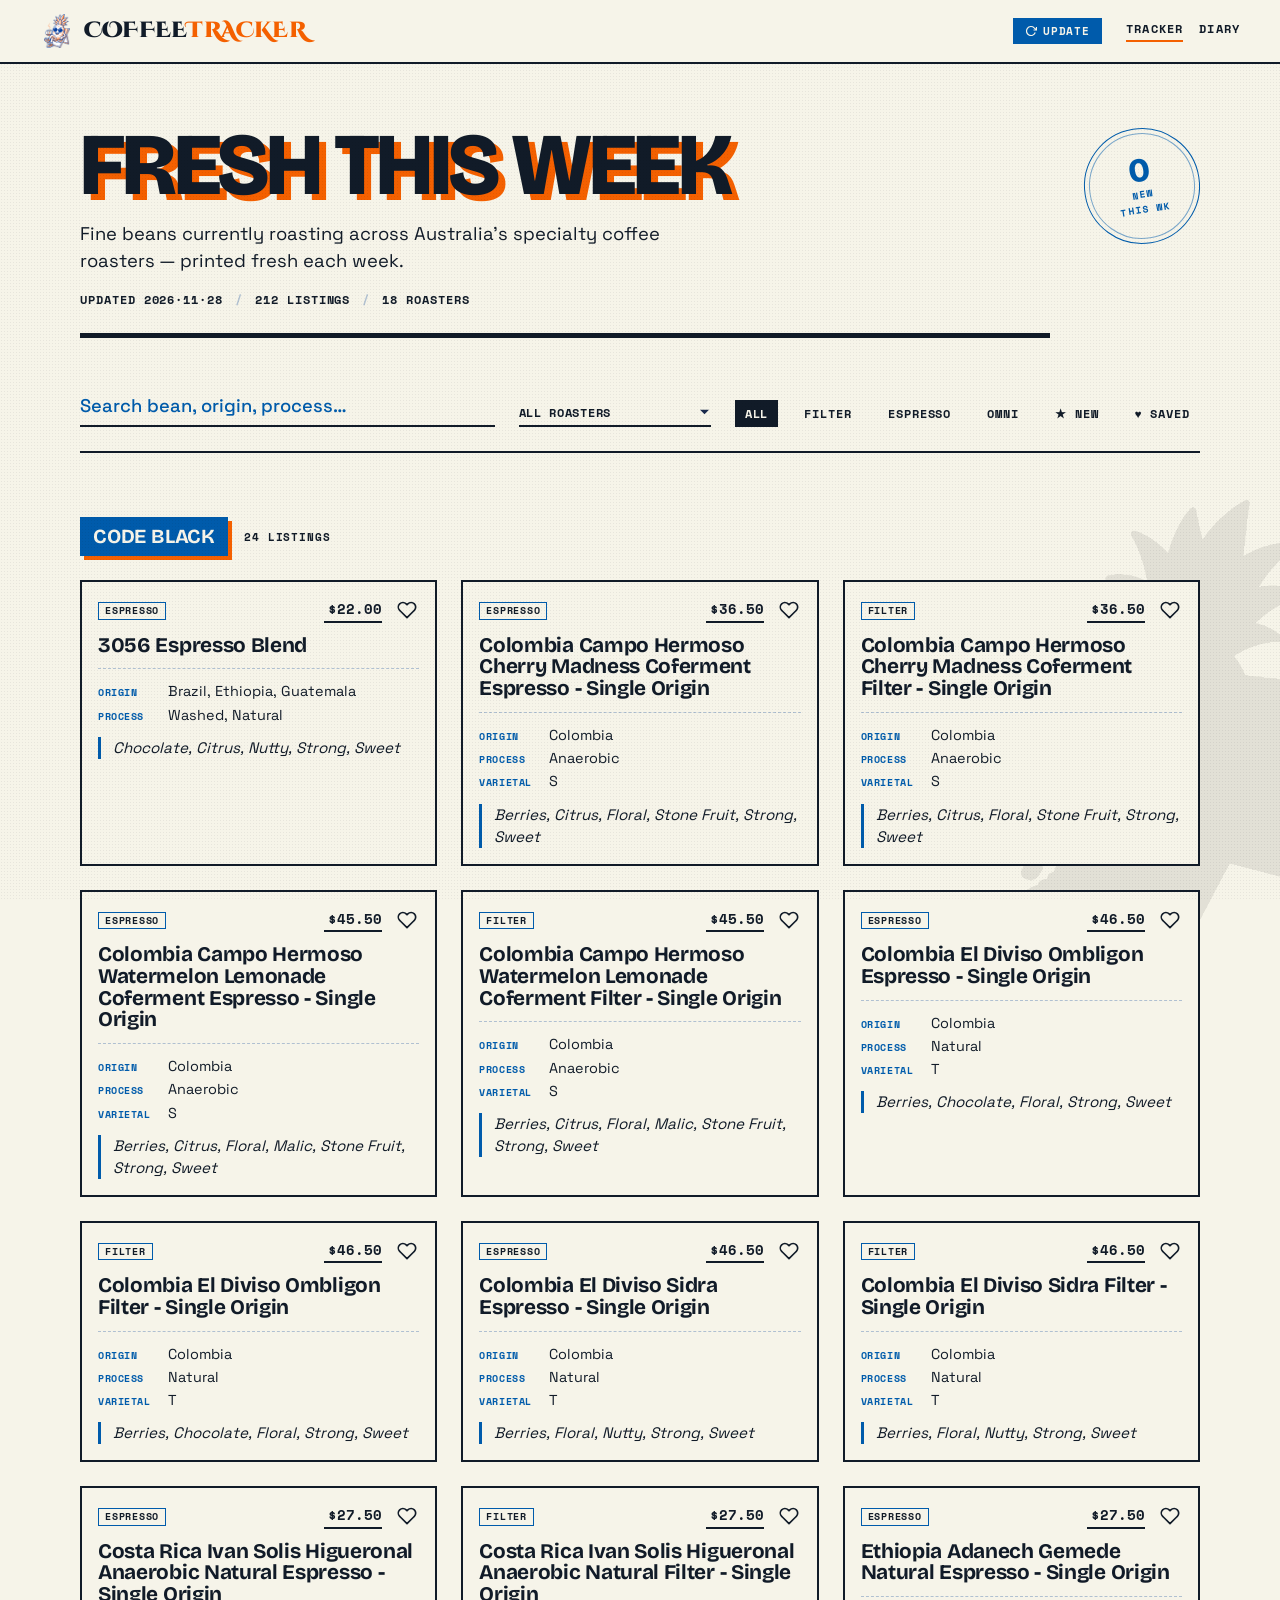
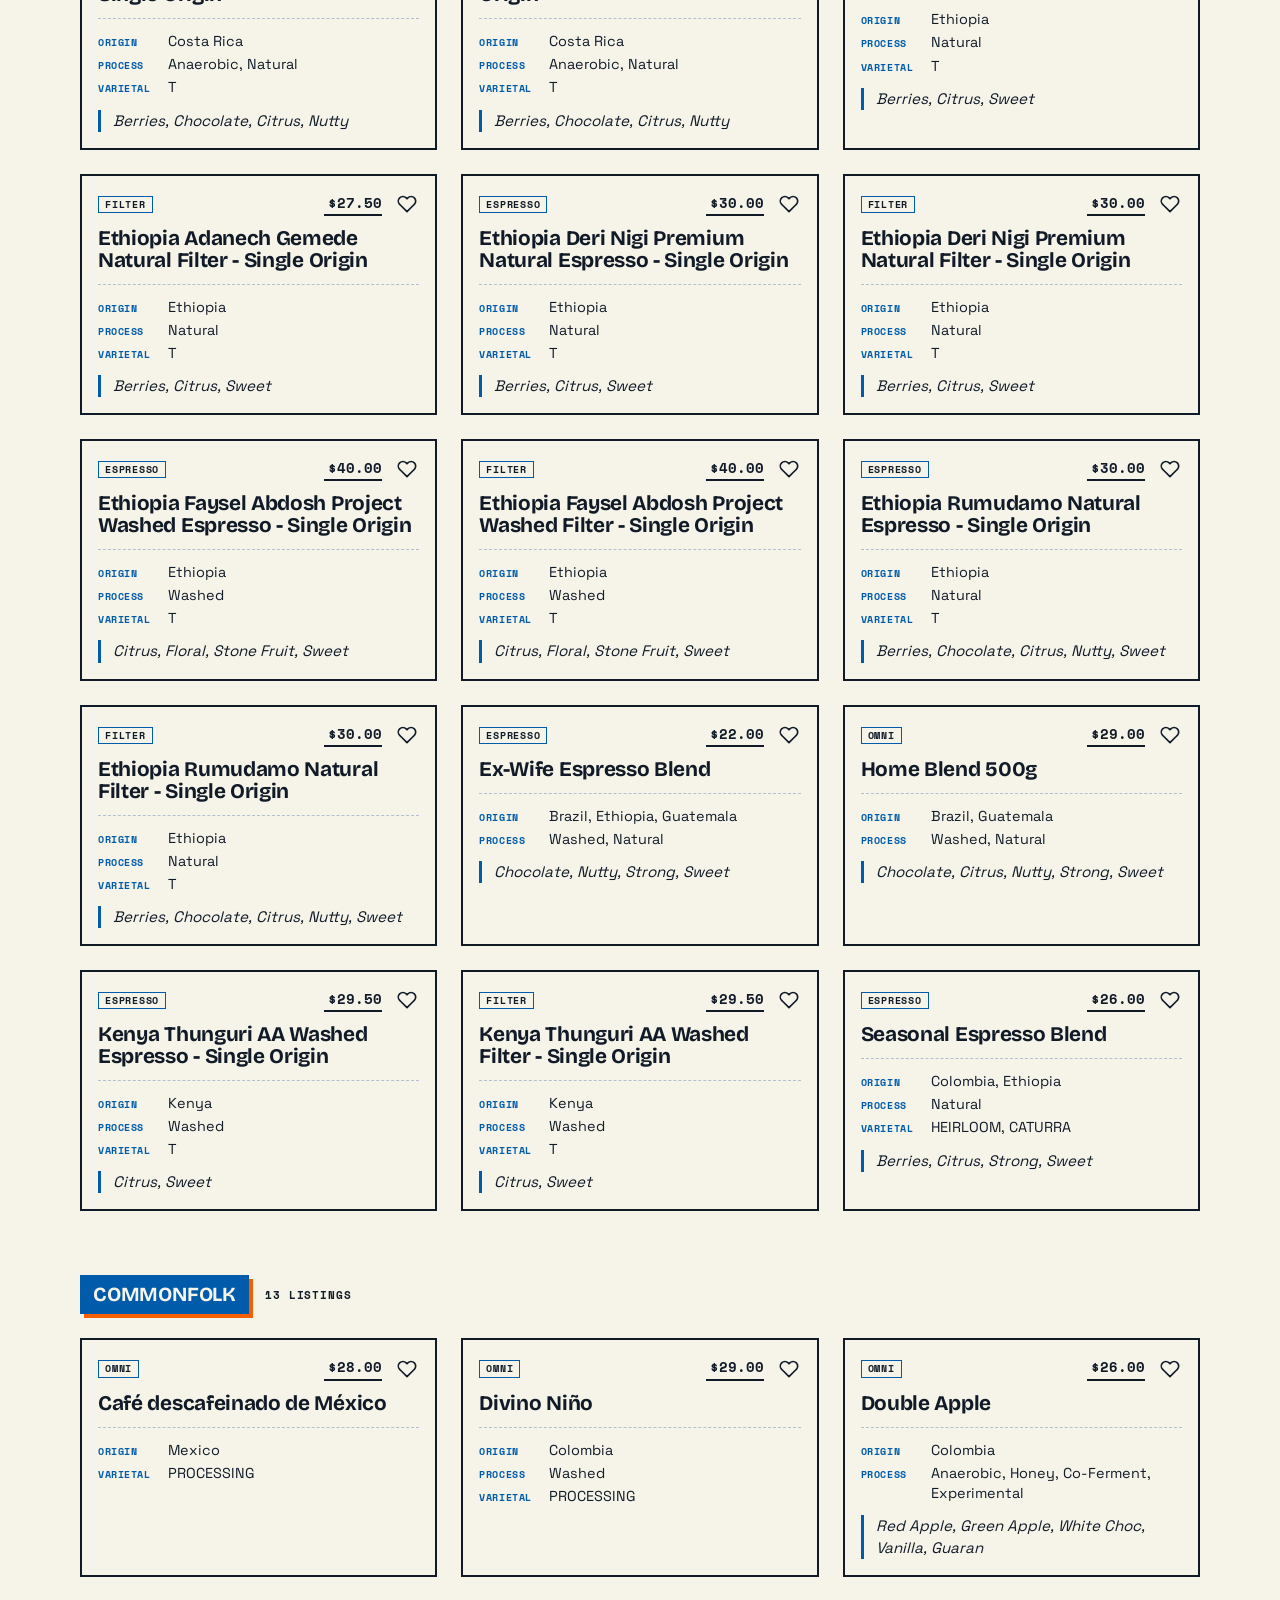
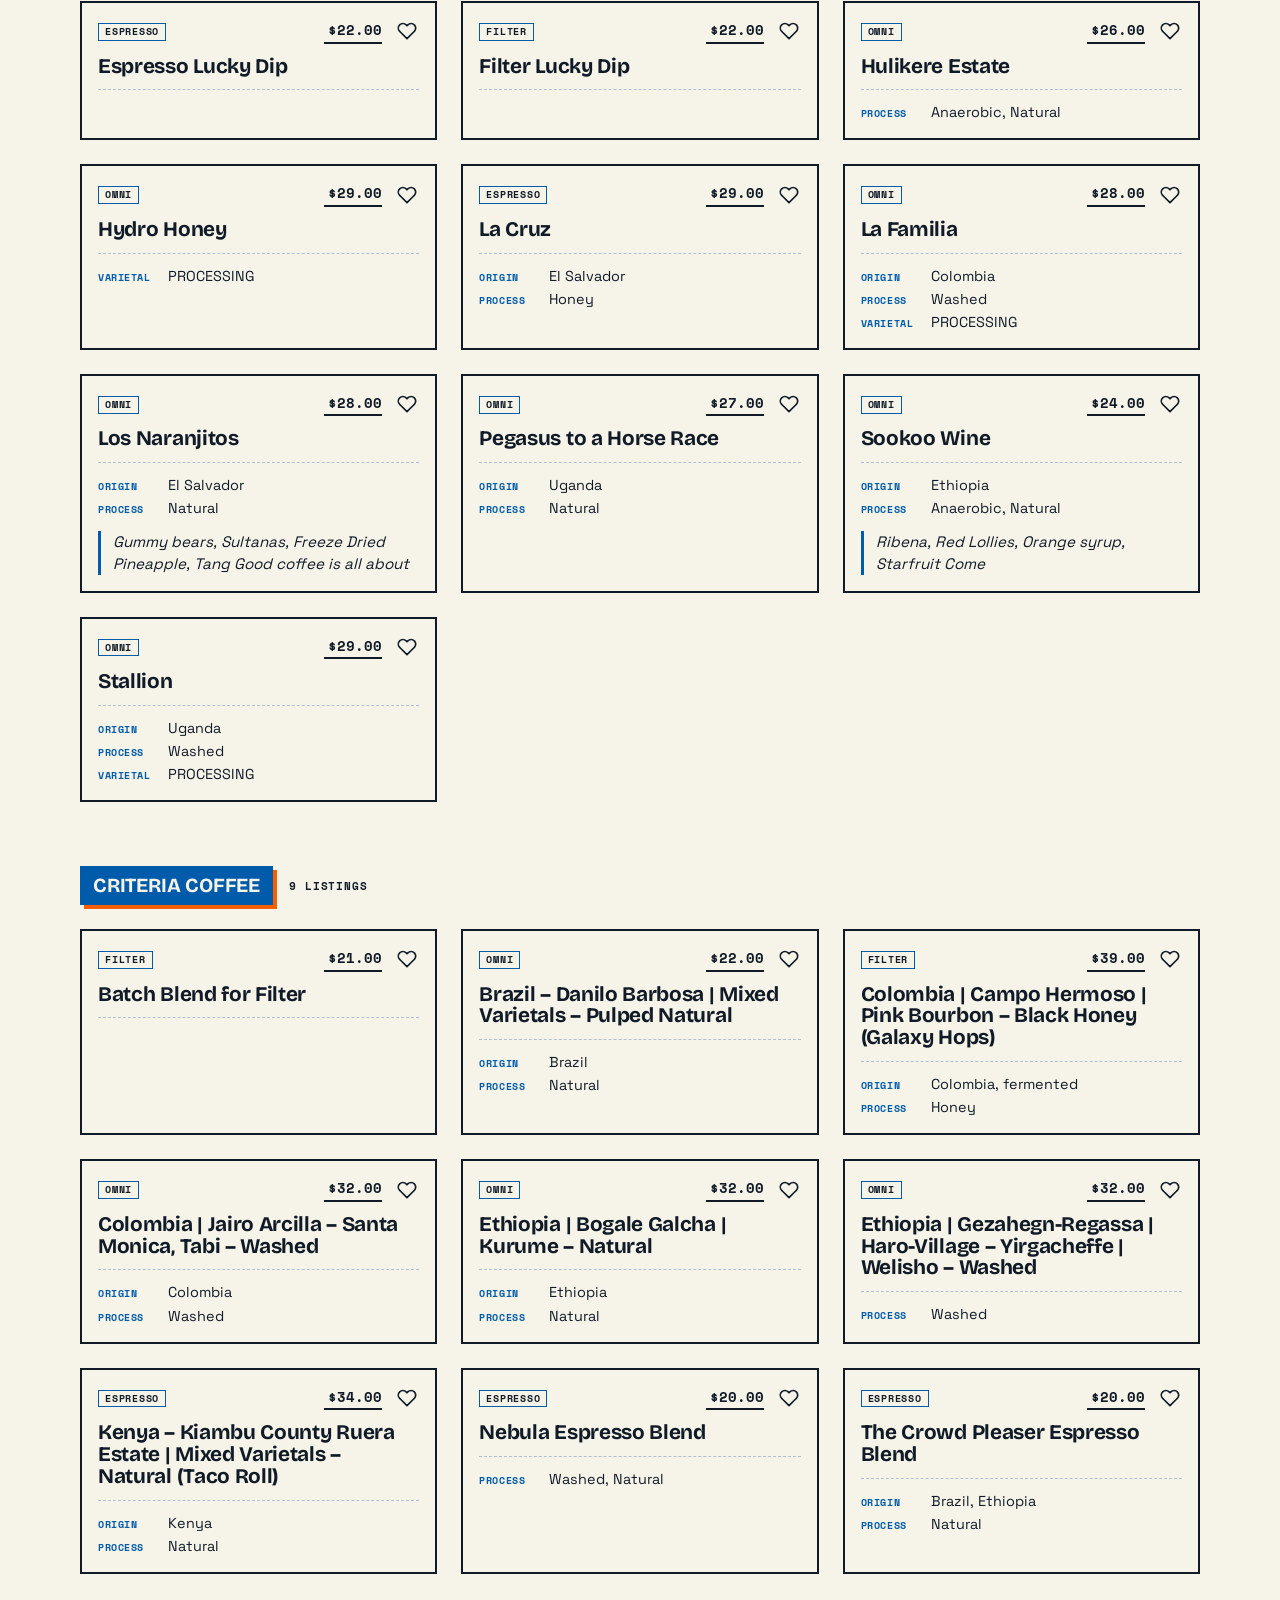
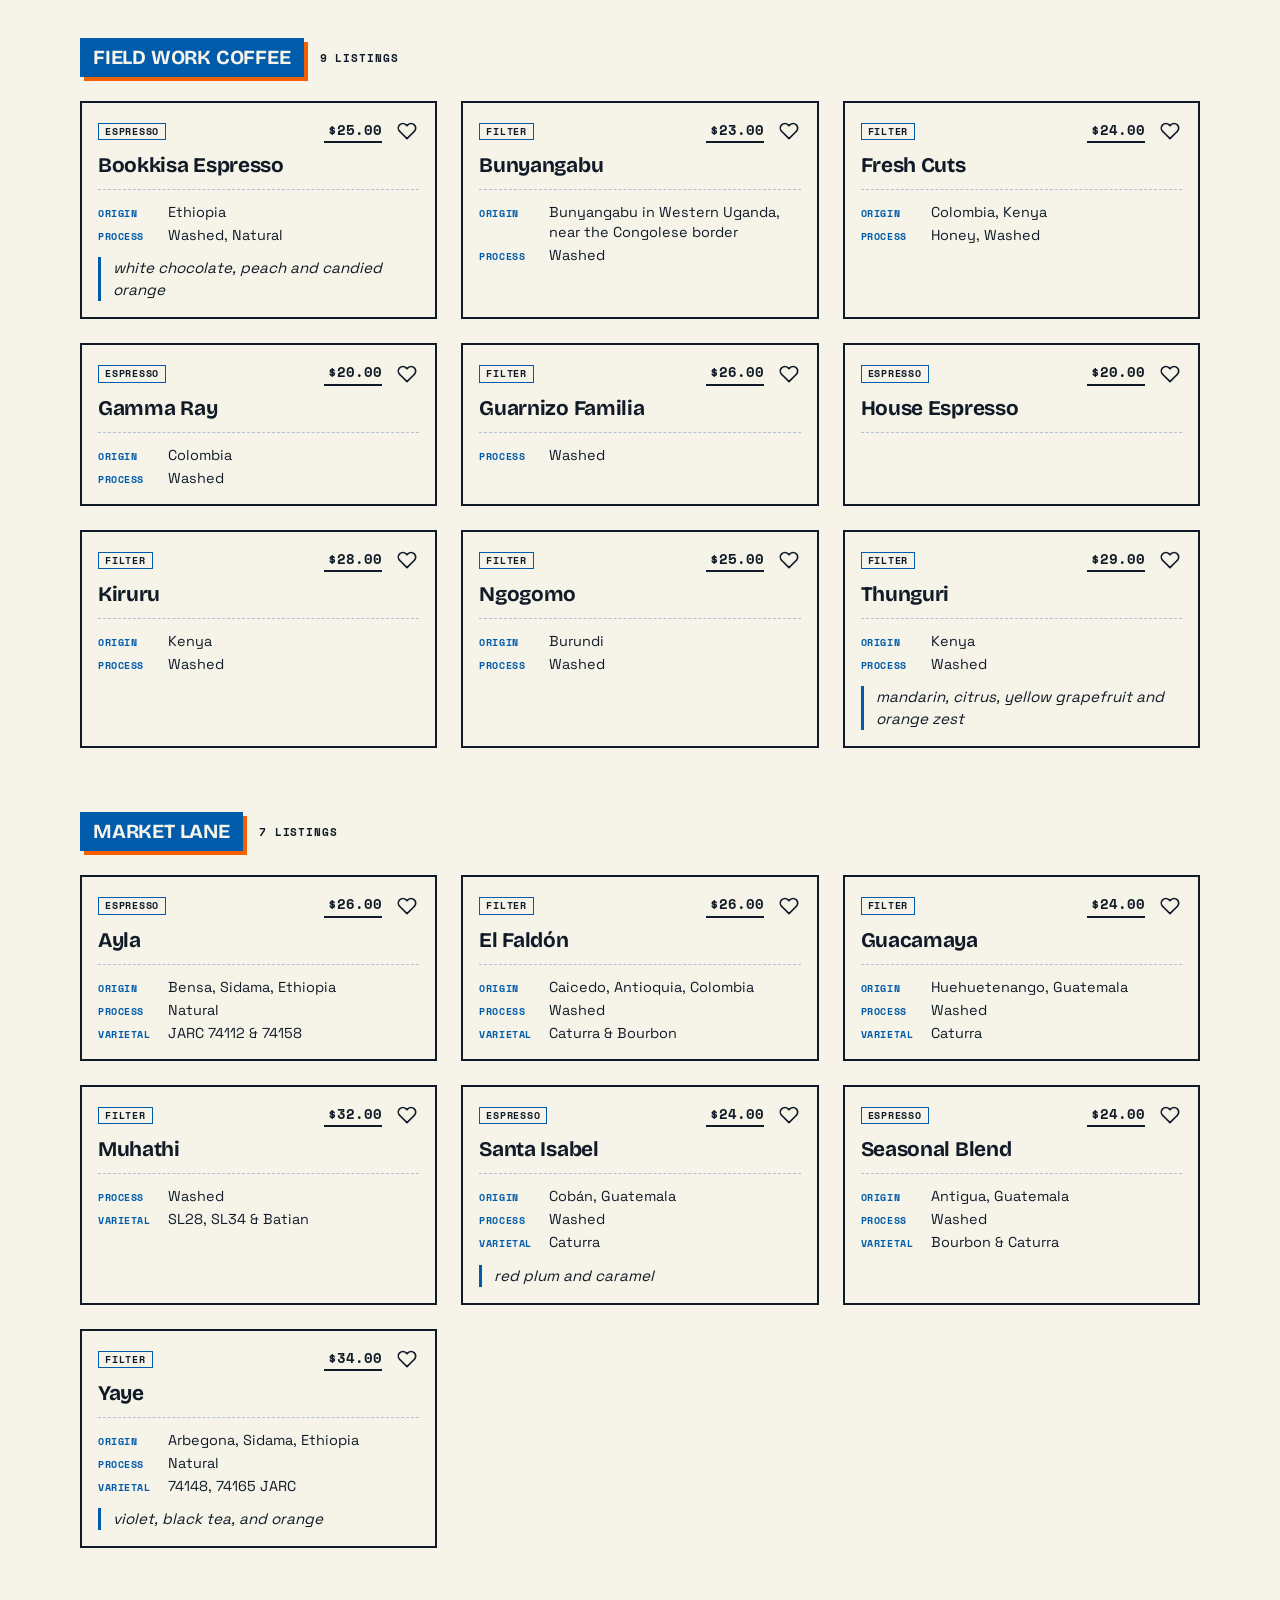
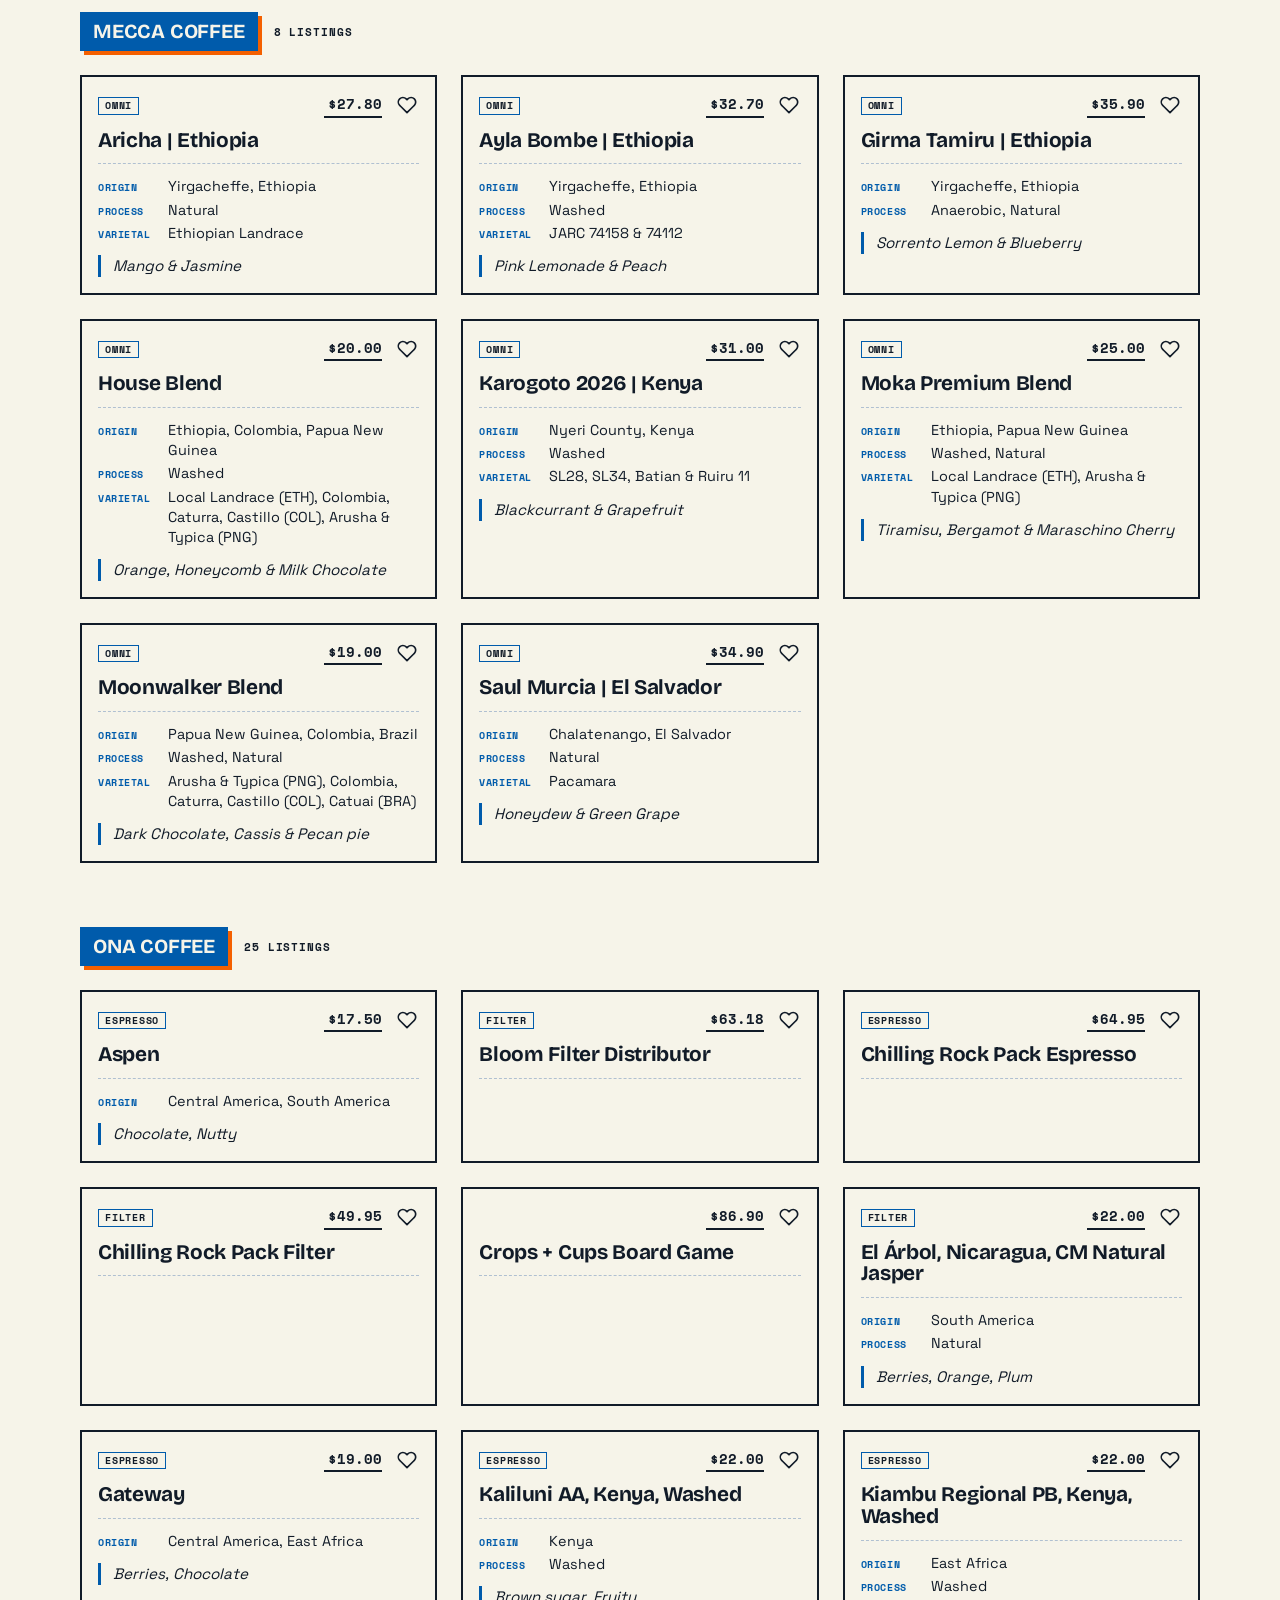
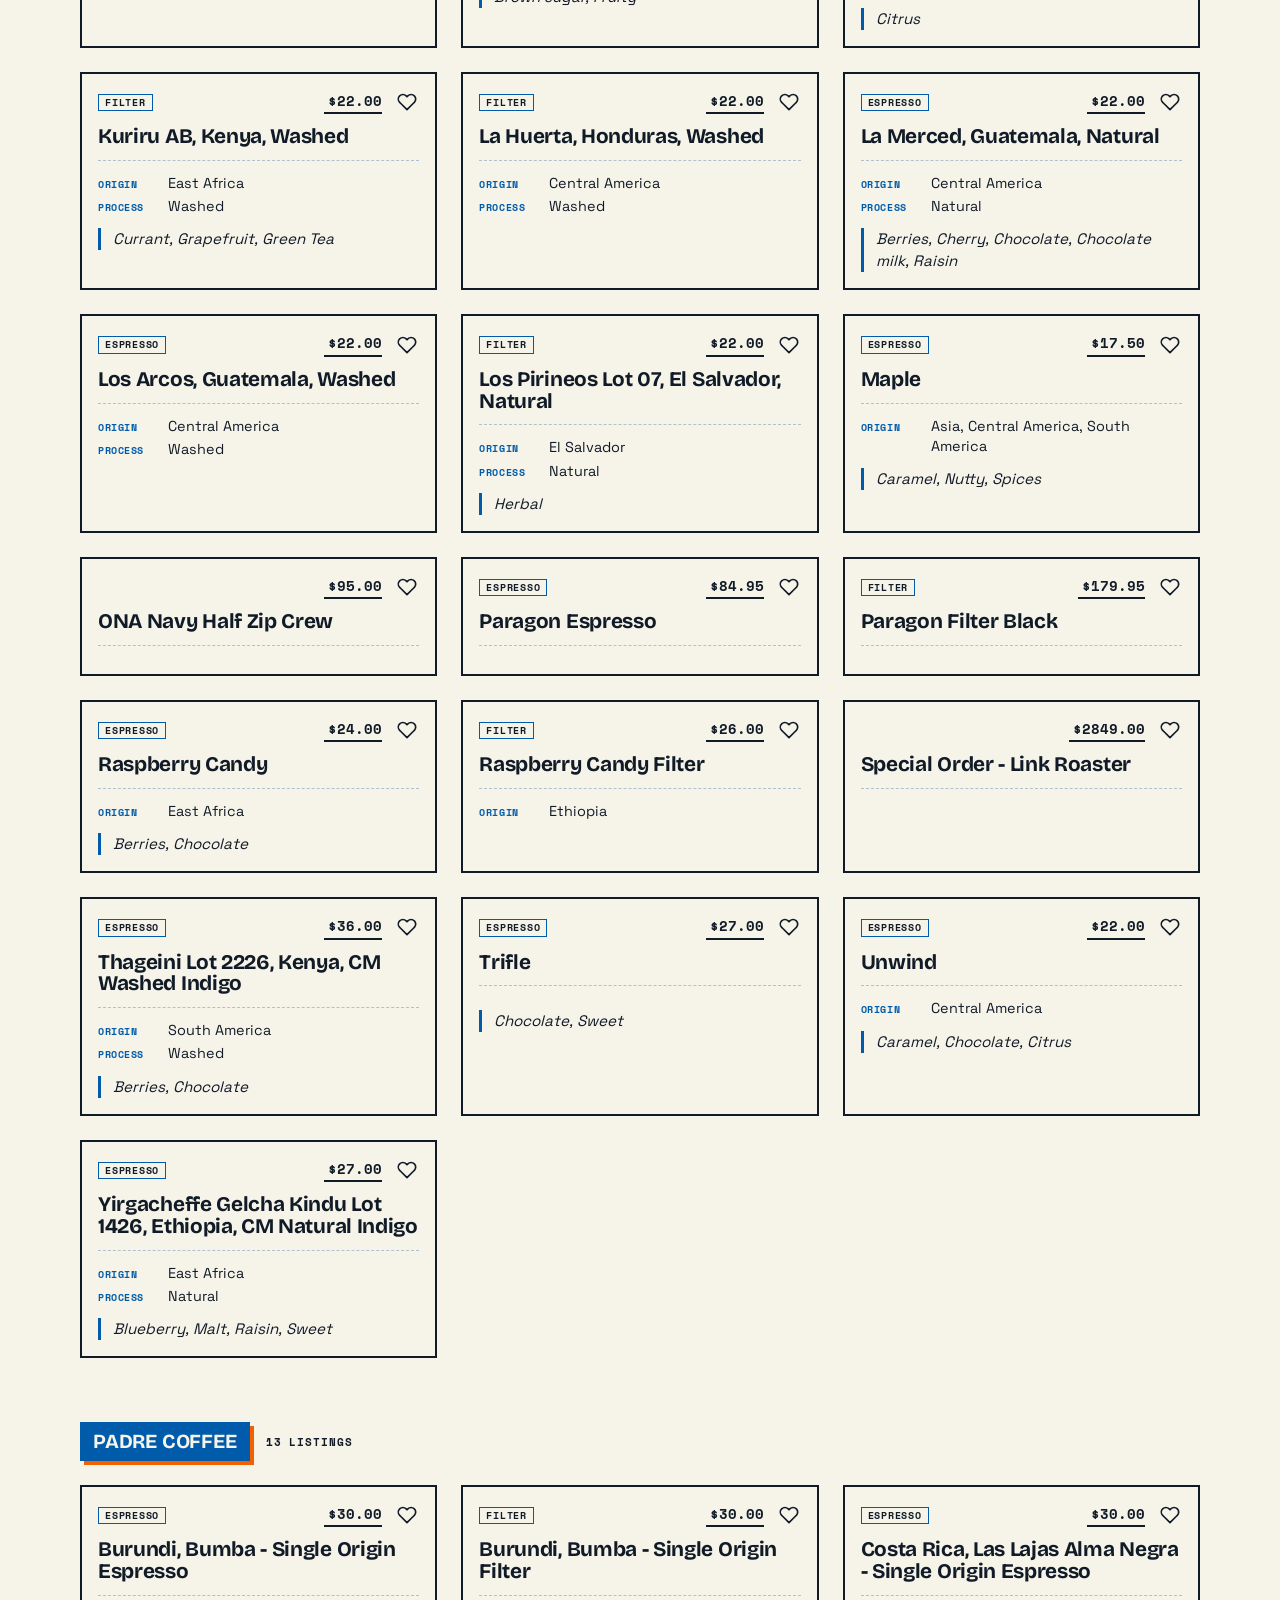
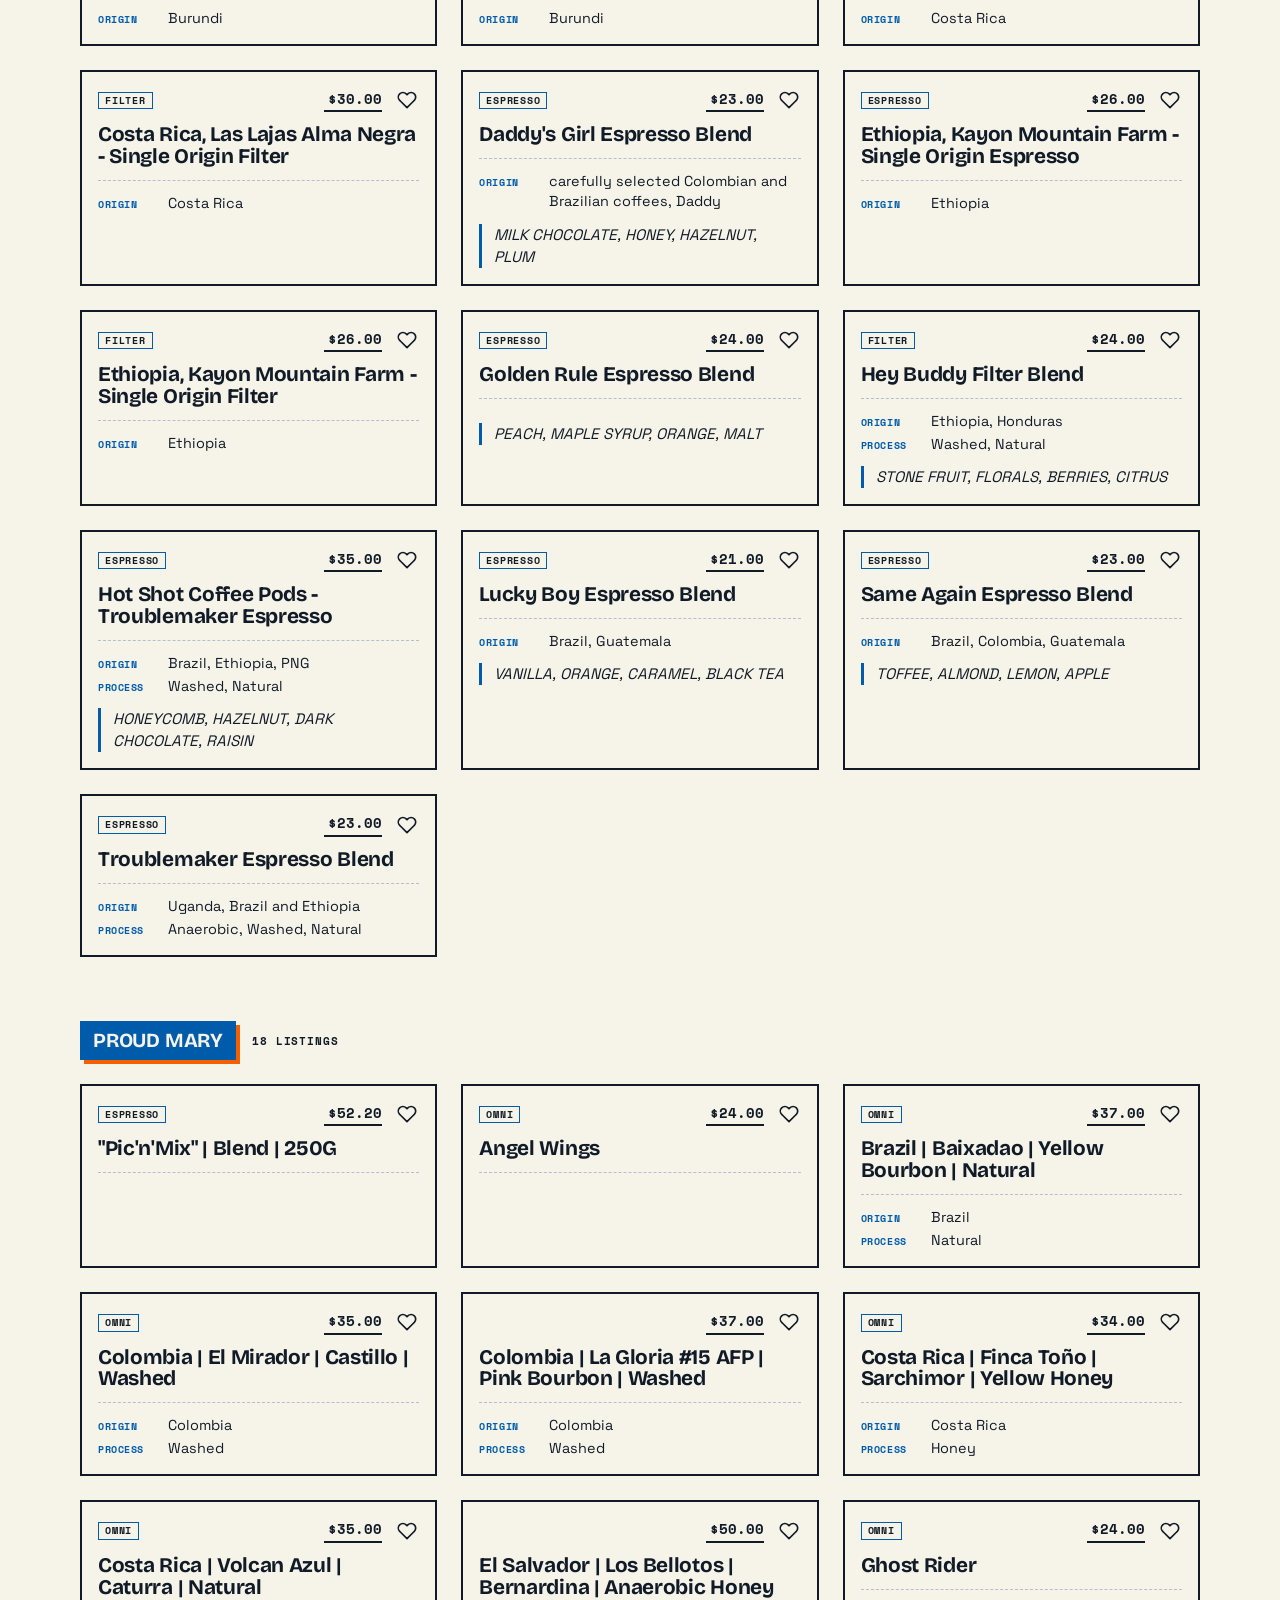
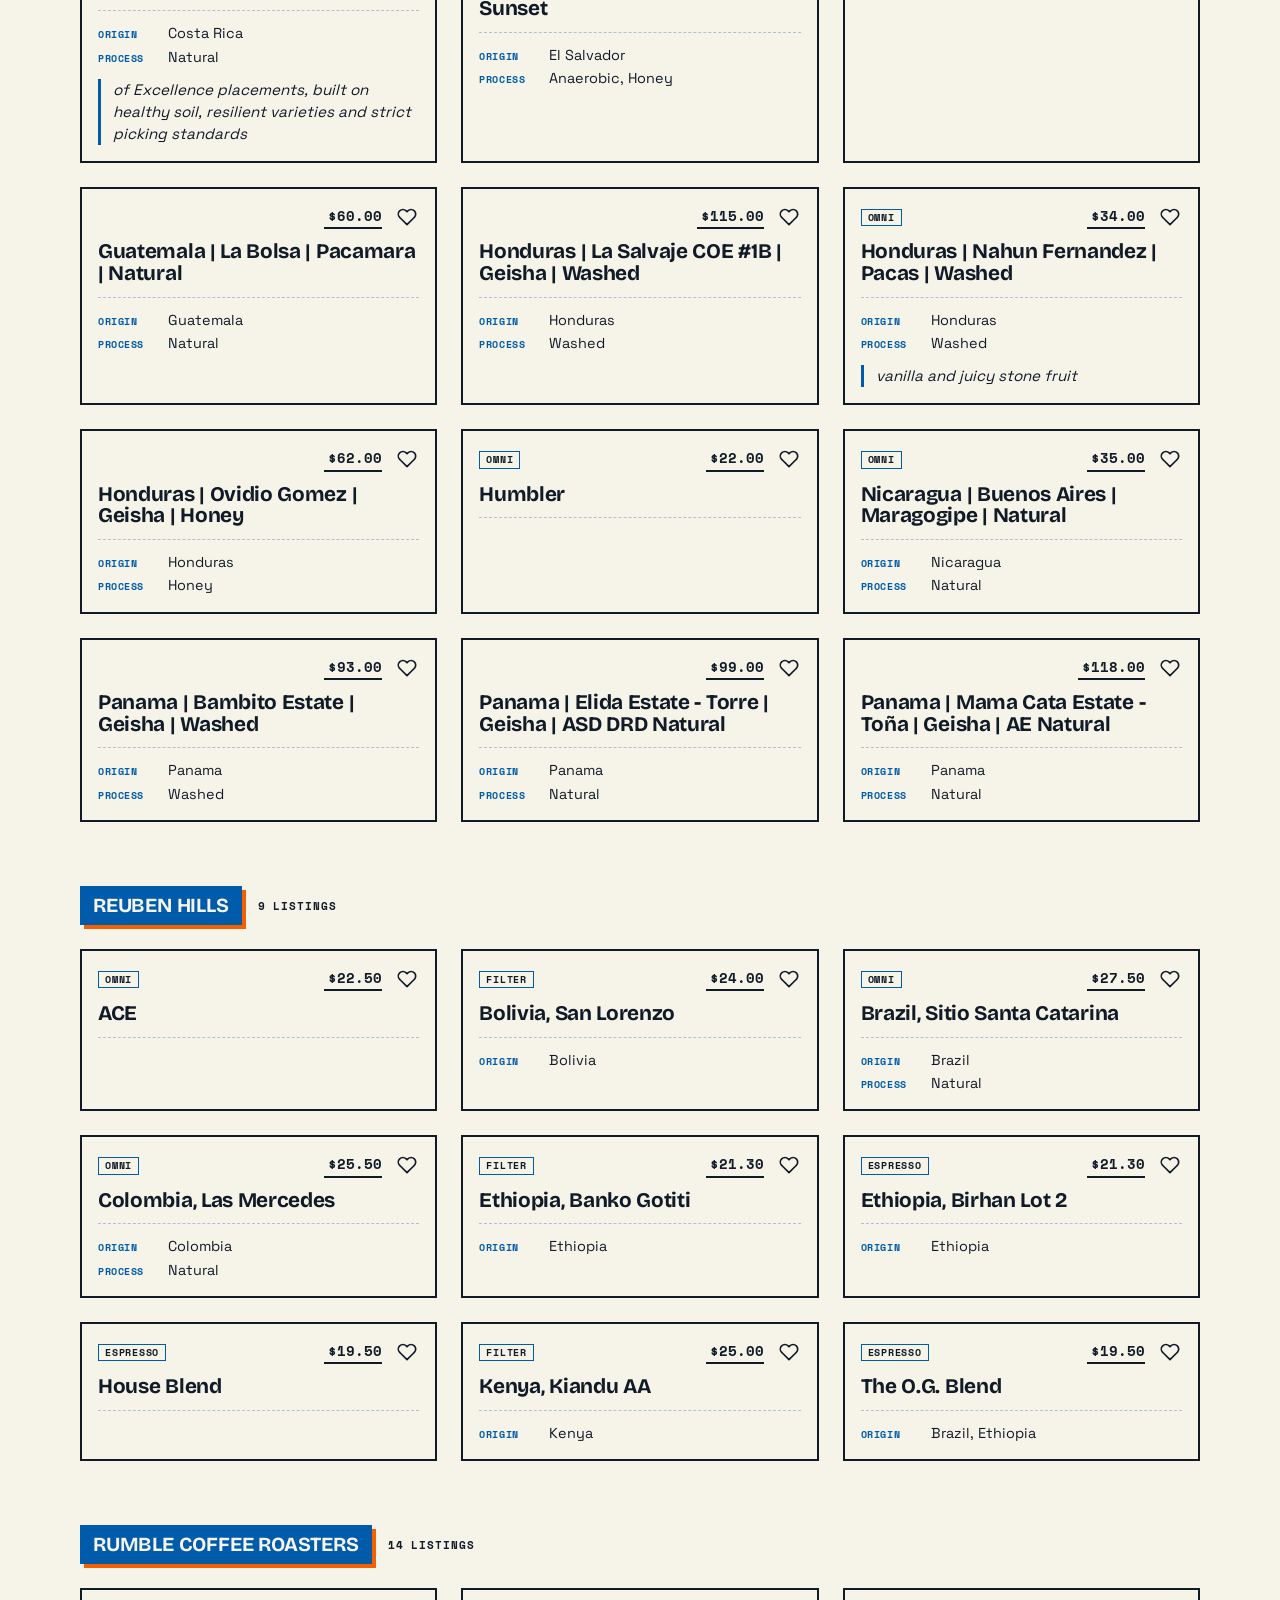
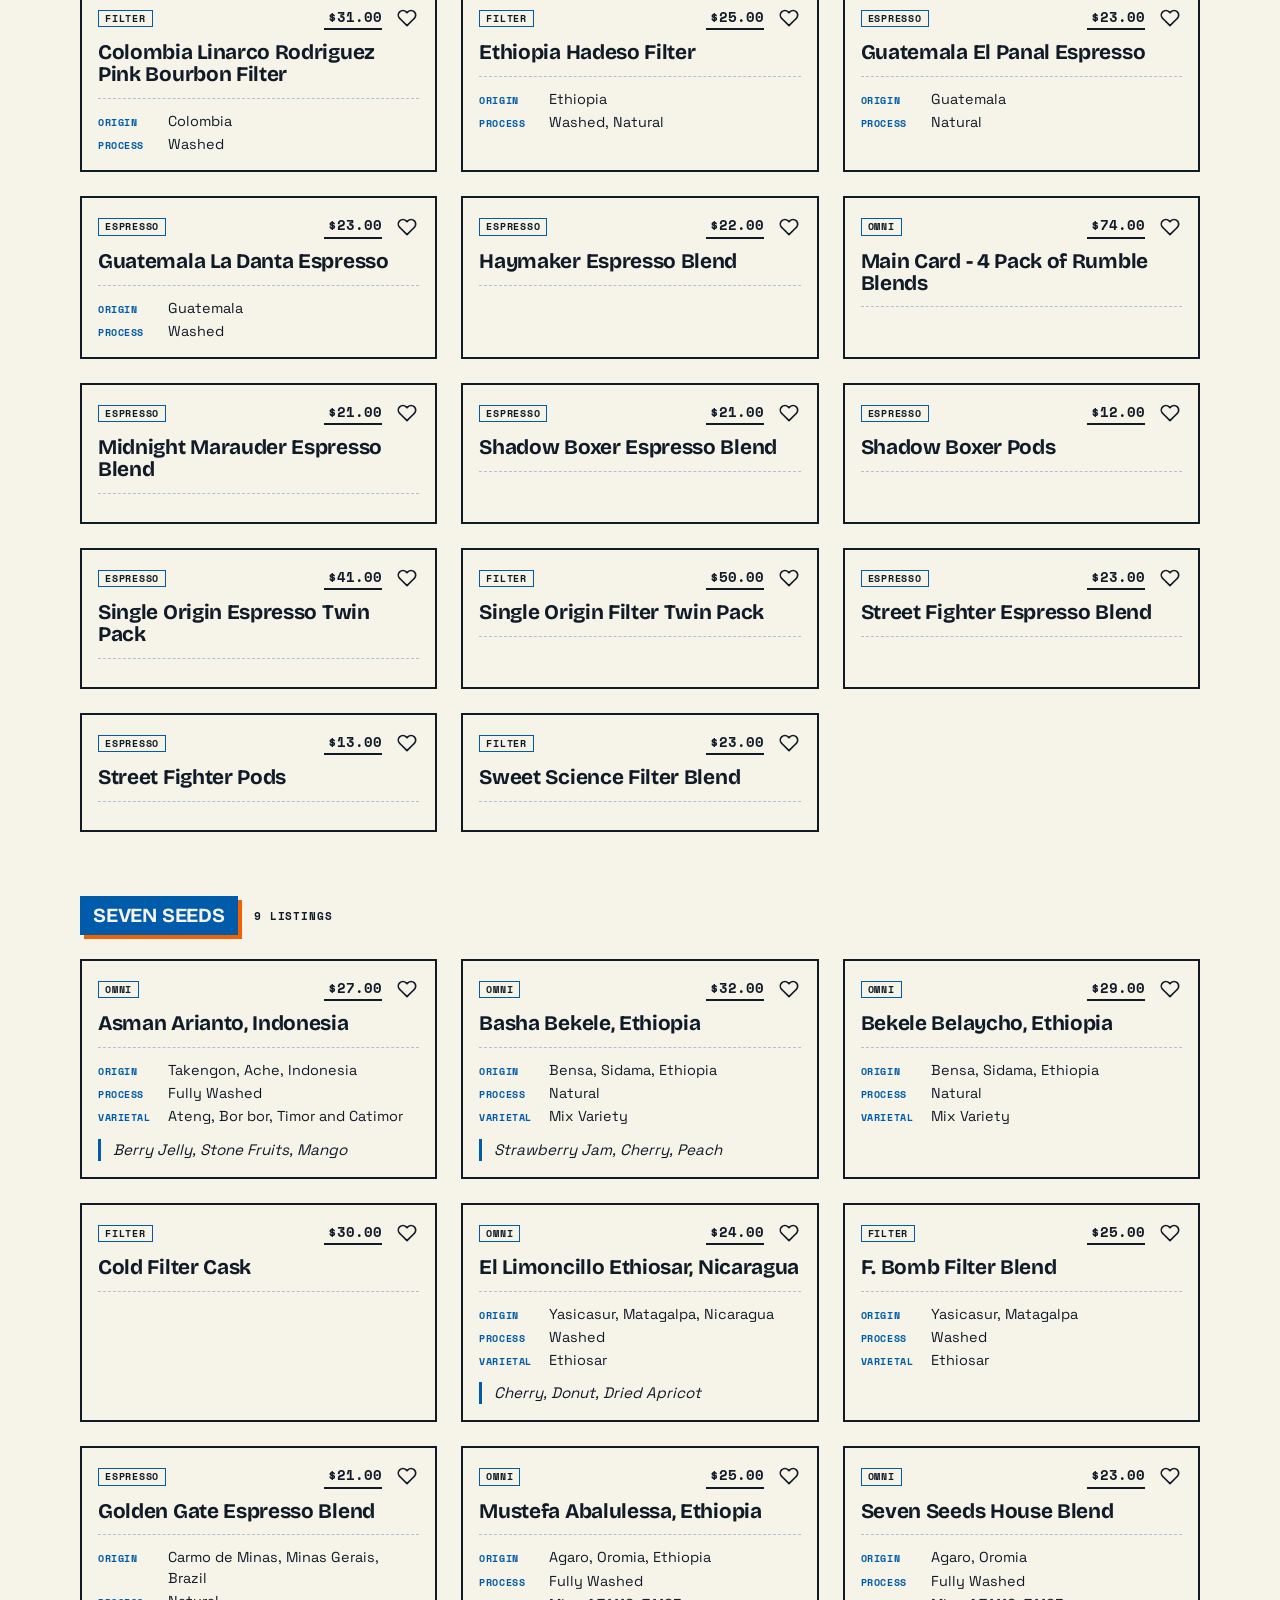
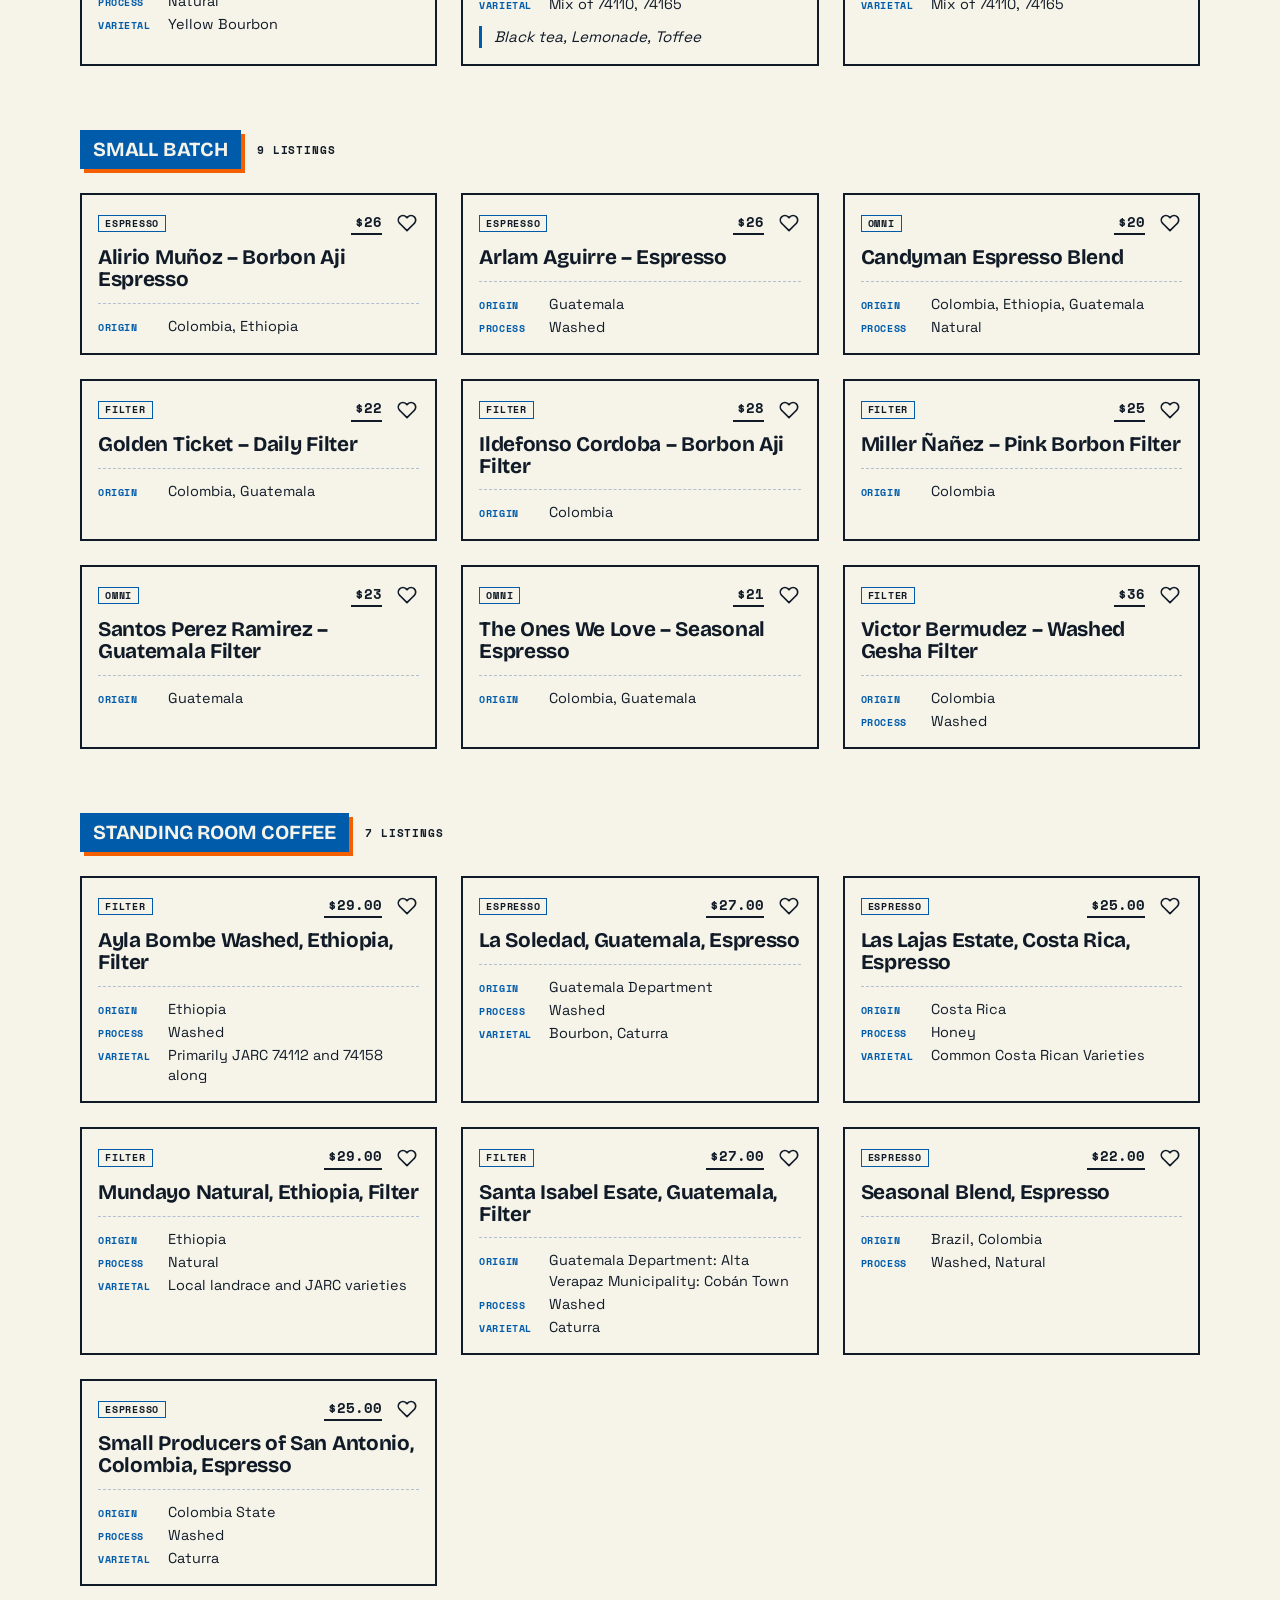
<file: docs/index.html>
<!DOCTYPE html>
<html lang="zh">
<head>
  <meta charset="UTF-8" />
  <meta name="viewport" content="width=device-width, initial-scale=1.0" />
  <title>Coffee Tracker</title>
  <link rel="icon" type="image/png" href="logo.png" />
  <link rel="apple-touch-icon" href="logo.png" />
  <link rel="preconnect" href="https://fonts.googleapis.com" />
  <link rel="preconnect" href="https://fonts.gstatic.com" crossorigin />
  <link href="https://fonts.googleapis.com/css2?family=Bricolage+Grotesque:opsz,wght@12..96,500;12..96,700;12..96,800&family=Cinzel+Decorative:wght@700;900&family=Space+Grotesk:wght@400;500;700&family=Space+Mono:wght@400;700&family=Noto+Sans+SC:wght@400;700&display=swap" rel="stylesheet" />
  <style>
  /* Hallmark · genre: playful/zine · macrostructure: catalogue (classifieds grid)
   * theme: riso two-tone (orange + blue spot inks) · nav: N9 edge-aligned · footer: dateline
   * pre-emit critique: P5 H5 E4 S4 R4 V5
   */
  *, *::before, *::after { box-sizing: border-box; margin: 0; padding: 0; }
  html, body { overflow-x: clip; }

  :root {
    /* ── riso two-tone · OKLCH ── */
    --paper:    oklch(96.5% 0.014 95);   /* warm newsprint */
    --paper-2:  oklch(93% 0.022 92);     /* panel tint */
    --ink:      oklch(22% 0.03 255);     /* deep blue-black — body */
    --rule:     oklch(80% 0.03 250);

    --blue:     oklch(47% 0.15 252);     /* riso blue — structure */
    --orange:   oklch(67% 0.205 47);     /* riso fluoro orange — reserved for NEW */
    --red:      oklch(60% 0.23 22);      /* riso fluoro red — reserved for SAVED */

    --ok:       oklch(52% 0.13 150);     /* update success */
    --err:      oklch(55% 0.19 27);      /* update error */

    --font-display: "Bricolage Grotesque", "Noto Sans SC", system-ui, sans-serif;
    --font-body:    "Space Grotesk", "Noto Sans SC", system-ui, sans-serif;
    --font-mono:    "Space Mono", ui-monospace, "SFMono-Regular", monospace;

    --text-xs: 0.78rem; --text-sm: 0.875rem; --text-base: 1rem;
    --text-md: 1.15rem; --text-lg: 1.5rem;
    --text-display: clamp(2.15rem, 7vw + 1rem, 5.5rem);

    --space-2xs: 0.25rem; --space-xs: 0.5rem; --space-sm: 0.75rem;
    --space-md: 1rem; --space-lg: 1.5rem; --space-xl: 2.5rem;
    --space-2xl: 4rem; --space-3xl: 6rem;

    --header-h: 64px;
    --ease-out: cubic-bezier(0.16, 1, 0.3, 1);
  }

  body {
    font-family: var(--font-body);
    background: var(--paper);
    color: var(--ink);
    font-size: var(--text-base);
    line-height: 1.55;
    -webkit-font-smoothing: antialiased;
    text-rendering: optimizeLegibility;
  }
  /* halftone grain overlay */
  body::after {
    content: ""; position: fixed; inset: 0; z-index: 40; pointer-events: none;
    background-image: radial-gradient(circle at center, var(--ink) 0.5px, transparent 0.7px);
    background-size: 3px 3px; opacity: 0.07; mix-blend-mode: multiply;
  }
  ::selection { background: var(--orange); color: var(--ink); }
  a { color: inherit; text-decoration: none; }

  /* ── Masthead bar (N9 edge-aligned) ── */
  header {
    height: var(--header-h);
    background: var(--paper);
    border-bottom: 2.5px solid var(--ink);
    padding: 0 var(--space-xl);
    display: flex; align-items: center; justify-content: space-between;
    position: sticky; top: 0; z-index: 300;
  }
  .logo { display: flex; align-items: center; gap: 10px; min-width: 0; }
  .logo-icon {
    width: 34px; height: 34px; border-radius: 6px;
    flex-shrink: 0; overflow: hidden; display: flex;
    align-items: center; justify-content: center;
  }
  .logo-icon img { width: 100%; height: 100%; object-fit: contain; }
  .wordmark {
    font-family: "Cinzel Decorative", var(--font-display); font-weight: 900;
    font-size: 1.35rem; letter-spacing: 0.01em; color: var(--ink);
    text-transform: uppercase; white-space: nowrap;
  }
  .wordmark .wm-accent { color: var(--orange); }
  .header-right { display: flex; align-items: center; gap: var(--space-lg); }
  .nav-links { display: flex; gap: var(--space-md); align-items: center; }
  .nav-link {
    font-family: var(--font-mono); font-size: 0.72rem; font-weight: 700;
    text-transform: uppercase; letter-spacing: 0.1em;
    color: var(--ink); padding-bottom: 2px;
    border-bottom: 2px solid transparent;
    transition: color .15s ease, border-color .15s ease;
  }
  .nav-link:hover { color: var(--blue); }
  .nav-link.active { border-bottom-color: var(--orange); }
  .nav-link:focus-visible { outline: 2px solid var(--blue); outline-offset: 3px; }
  .update-btn {
    display: inline-flex; align-items: center; gap: 6px;
    font-family: var(--font-mono); font-size: 0.7rem; font-weight: 700;
    text-transform: uppercase; letter-spacing: 0.08em;
    color: var(--paper); background: var(--blue);
    border: none; padding: 7px 12px; cursor: pointer; line-height: 1;
    transition: background .15s var(--ease-out);
  }
  .update-btn:hover:not(:disabled) { background: var(--ink); }
  .update-btn:focus-visible { outline: 2px solid var(--ink); outline-offset: 2px; }
  .update-btn:disabled { cursor: progress; opacity: .75; }
  .update-btn.done  { background: var(--ok); }
  .update-btn.error { background: var(--err); }

  /* ── Section front masthead ── */
  .wrap { max-width: 1200px; margin: 0 auto; padding: 0 var(--space-xl); position: relative; z-index: 1; }
  /* faint pineapple watermark behind content */
  .bg-pineapple {
    position: fixed; right: -40px; bottom: -30px; width: 430px; height: 430px;
    background: url('pineapple-riso.png') no-repeat right bottom / contain;
    opacity: 0.08; z-index: 0; pointer-events: none;
  }
  .masthead { position: relative; padding: var(--space-2xl) 0 var(--space-lg); }
  .miss {
    position: relative; display: block; width: 100%;
    font-family: var(--font-display); font-weight: 800;
    font-size: var(--text-display); line-height: 0.86;
    letter-spacing: -0.04em; text-transform: uppercase; color: var(--ink);
    overflow-wrap: anywhere; min-width: 0;
  }
  .miss::before {
    content: attr(data-text); position: absolute; left: 0; top: 0; width: 100%;
    color: var(--orange); transform: translate(7px, 6px);
    z-index: -1; mix-blend-mode: multiply;
  }
  .masthead-intro {
    font-size: var(--text-md); color: var(--ink); max-width: 50ch;
    margin-top: var(--space-md); line-height: 1.5;
  }
  .dateline {
    font-family: var(--font-mono); font-size: 0.74rem; font-weight: 700;
    text-transform: uppercase; letter-spacing: 0.08em;
    color: var(--ink); margin-top: var(--space-md);
    display: flex; flex-wrap: wrap; gap: var(--space-sm); align-items: center;
  }
  .dateline .sep { color: var(--rule); }
  .dateline .new-flag { color: var(--orange); }
  /* postmark — hollow blue double-ring, low-key */
  .burst {
    position: relative;
    width: 92px; height: 92px; border-radius: 50%;
    background: transparent; border: 1.5px solid var(--blue); color: var(--blue);
    display: flex; flex-direction: column; align-items: center; justify-content: center;
    text-align: center; gap: 2px; transform: rotate(-9deg); margin-bottom: var(--space-md);
  }
  .burst::before {
    content: ""; position: absolute; inset: 4px; border-radius: 50%;
    border: 1px solid var(--blue); opacity: 0.5;
  }
  .burst .b-num { font-family: var(--font-display); font-weight: 800; font-size: 1.65rem; line-height: 0.9; color: var(--blue); }
  .burst .b-cap { font-family: var(--font-mono); font-weight: 700; font-size: 0.55rem; text-transform: uppercase; letter-spacing: 0.1em; }
  .rule-thick { border: 0; height: 5px; margin-top: var(--space-lg); background: var(--ink); }

  @media (min-width: 768px) {
    .masthead { padding-right: 150px; }
    .burst {
      position: absolute; top: var(--space-2xl); right: 0; margin: 0;
      width: 116px; height: 116px;
    }
    .burst .b-num { font-size: 2.1rem; }
    .burst .b-cap { font-size: 0.6rem; letter-spacing: 0.12em; }
  }

  /* ── Controls rail ── */
  .controls {
    display: flex; flex-wrap: wrap; gap: var(--space-lg);
    align-items: flex-end; justify-content: space-between;
    padding: var(--space-lg) 0;
    position: sticky; top: var(--header-h); z-index: 100;
    background: var(--paper); border-bottom: 2px solid var(--ink);
  }
  .search-box {
    flex: 1 1 280px; min-width: 0; padding: var(--space-xs) 0;
    border: none; border-bottom: 2px solid var(--ink);
    background: transparent; font-family: var(--font-body); font-weight: 500;
    font-size: var(--text-md); color: var(--ink);
  }
  .search-box::placeholder { color: var(--blue); }
  .search-box:focus { outline: none; border-bottom-color: var(--orange); }
  .control-cluster { display: flex; gap: var(--space-lg); flex-wrap: wrap; align-items: center; }
  .roaster-select {
    font-family: var(--font-mono); font-size: 0.72rem; font-weight: 700;
    text-transform: uppercase; letter-spacing: 0.06em;
    color: var(--ink); background: transparent;
    border: none; border-bottom: 2px solid var(--ink);
    padding: 4px 22px 4px 0; cursor: pointer; appearance: none; max-width: 200px;
    background-image: url("data:image/svg+xml,%3Csvg xmlns='http://www.w3.org/2000/svg' width='9' height='9' viewBox='0 0 10 10'%3E%3Cpath fill='%231a2a4d' d='M5 7L0 2h10z'/%3E%3C/svg%3E");
    background-repeat: no-repeat; background-position: right 2px center;
  }
  .roaster-select:focus { outline: none; border-bottom-color: var(--orange); }
  .filter-pills { display: flex; gap: var(--space-md); flex-wrap: wrap; }
  .filter-pill {
    font-family: var(--font-mono); font-size: 0.72rem; font-weight: 700;
    text-transform: uppercase; letter-spacing: 0.08em;
    color: var(--ink); background: transparent; border: 2px solid transparent;
    padding: 3px 8px; white-space: nowrap; cursor: pointer;
    transition: color .12s var(--ease-out), background .12s var(--ease-out);
  }
  .filter-pill:hover { color: var(--blue); }
  .filter-pill:focus-visible { outline: 2px solid var(--blue); outline-offset: 2px; }
  .filter-pill.active { color: var(--paper); background: var(--ink); }
  .filter-pill.fav-pill.active { color: var(--paper); background: var(--red); border-color: var(--red); }

  /* ── Roaster category section ── */
  main { padding-bottom: var(--space-3xl); }
  .roaster-section { padding-top: var(--space-2xl); }
  .roaster-head {
    display: flex; align-items: center; gap: var(--space-md);
    margin-bottom: var(--space-lg); flex-wrap: wrap;
  }
  .roaster-tab {
    position: relative; font-family: var(--font-display); font-weight: 700;
    font-size: 1.25rem; letter-spacing: -0.01em; text-transform: uppercase;
    color: var(--paper); background: var(--blue); padding: 4px 13px;
  }
  .roaster-tab::before {
    content: ""; position: absolute; inset: 0; background: var(--orange);
    transform: translate(4px, 4px); z-index: -1; mix-blend-mode: multiply;
  }
  .roaster-count {
    font-family: var(--font-mono); font-size: 0.7rem; font-weight: 700;
    text-transform: uppercase; letter-spacing: 0.08em; color: var(--ink);
    white-space: nowrap;
  }
  .roaster-count .new-flag { color: var(--orange); }

  /* ── Classifieds grid ── */
  .coffee-grid {
    display: grid;
    grid-template-columns: repeat(auto-fill, minmax(min(100%, 290px), 1fr));
    gap: var(--space-lg);
  }

  /* ── The boxed ad ── */
  .ad {
    position: relative; display: flex; flex-direction: column;
    border: 2px solid var(--ink); background: var(--paper);
    padding: var(--space-md);
    transition: transform .16s var(--ease-out), box-shadow .16s var(--ease-out), background .16s var(--ease-out);
  }
  .ad[data-url] { cursor: pointer; }
  .ad[data-url]:hover { transform: translate(-3px, -3px); box-shadow: 5px 5px 0 var(--blue); background: var(--paper-2); }
  .ad[data-url]:hover .ad-name { color: var(--blue); }
  .ad.is-new { border-color: var(--orange); }
  .ad.is-new[data-url]:hover { box-shadow: 5px 5px 0 var(--orange); }

  .ad-top {
    display: flex; align-items: baseline; justify-content: space-between;
    gap: var(--space-sm); margin-bottom: var(--space-sm);
  }
  .ad-tags { display: flex; gap: var(--space-xs); flex-wrap: wrap; align-items: center; }
  .tag {
    font-family: var(--font-mono); font-size: 0.6rem; font-weight: 700;
    text-transform: uppercase; letter-spacing: 0.08em;
    color: var(--ink); border: 1.5px solid var(--blue);
    padding: 1px 6px; line-height: 1.4; white-space: nowrap;
  }
  .tag.tag-new { color: var(--ink); background: var(--orange); border-color: var(--orange); }
  .tag.tag-gone { color: var(--paper); background: var(--ink); border-color: var(--ink); }
  /* price + heart share the top-right corner; baseline comes from the price */
  .ad-right { display: flex; align-items: center; gap: var(--space-xs); flex-shrink: 0; }
  .ad-price {
    font-family: var(--font-mono); font-weight: 700; font-size: 0.9rem;
    color: var(--ink); white-space: nowrap; flex-shrink: 0;
    font-variant-numeric: tabular-nums; padding-left: 4px;
    border-bottom: 2px solid var(--ink);
  }

  /* ── Favourite heart ── */
  .fav {
    -webkit-appearance: none; appearance: none; background: transparent;
    border: none; cursor: pointer; color: var(--ink); line-height: 0;
    display: inline-flex; align-items: center; justify-content: center;
    padding: 7px; margin: -7px -5px -7px 0;   /* 34px hit area, 20px optical */
    transition: color .14s var(--ease-out), transform .14s var(--ease-out);
  }
  .fav svg { width: 20px; height: 20px; display: block; }
  .fav:hover { color: var(--red); transform: scale(1.15); }
  .fav:focus-visible { outline: 2px solid var(--blue); outline-offset: 1px; }
  .fav.on { color: var(--red); }

  /* ── Saved but no longer in this week's data ── */
  .ad.is-gone { border-style: dashed; border-color: var(--rule); background: var(--paper-2); }
  .ad.is-gone .ad-name { color: oklch(45% 0.02 255); }
  .ad-lastseen {
    font-family: var(--font-mono); font-size: 0.6rem; font-weight: 700;
    text-transform: uppercase; letter-spacing: 0.06em; color: var(--blue);
    margin-top: var(--space-sm);
  }
  .roaster-tab.tab-gone { background: var(--ink); }
  .roaster-tab.tab-gone::before { background: var(--rule); }
  .ad-name {
    font-family: var(--font-display); font-weight: 700;
    font-size: 1.3rem; line-height: 1.05; letter-spacing: -0.015em;
    color: var(--ink); overflow-wrap: anywhere; min-width: 0;
    transition: color .15s ease;
  }
  .ad-name a:focus-visible { outline: 2px solid var(--blue); outline-offset: 2px; }
  .ad-rule { border: 0; border-top: 1.5px dashed var(--rule); margin: var(--space-sm) 0; }
  .ad-specs { display: flex; flex-direction: column; gap: 3px; }
  .spec {
    display: grid; grid-template-columns: 62px minmax(0, 1fr);
    gap: var(--space-xs); align-items: baseline;
  }
  .spec-label {
    font-family: var(--font-mono); font-size: 0.6rem; font-weight: 700;
    text-transform: uppercase; letter-spacing: 0.06em; color: var(--blue);
  }
  .spec-value { font-size: 0.9rem; color: var(--ink); line-height: 1.4; }
  .ad-flavour {
    margin-top: var(--space-sm); font-style: italic;
    font-size: 0.95rem; line-height: 1.45; color: var(--ink);
    border-left: 3px solid var(--blue); padding-left: var(--space-sm);
  }

  /* ── Sync bar (only inside the Saved view) ── */
  .sync-bar {
    display: flex; align-items: center; gap: var(--space-md); flex-wrap: wrap;
    margin-top: var(--space-xl); padding: var(--space-sm) var(--space-md);
    border: 2px dashed var(--rule); background: var(--paper-2);
    font-family: var(--font-mono); font-size: 0.68rem; font-weight: 700;
    text-transform: uppercase; letter-spacing: 0.08em;
  }
  .sync-state { color: var(--blue); }
  .sync-state.is-err { color: var(--err); }
  .sync-state.is-ok  { color: var(--ok); }
  .sync-link {
    font: inherit; color: var(--ink); background: transparent;
    border: none; border-bottom: 2px solid var(--red);
    padding: 0 0 1px; cursor: pointer; margin-left: auto;
  }
  .sync-link:hover { color: var(--red); }
  .sync-link:focus-visible { outline: 2px solid var(--blue); outline-offset: 3px; }

  /* ── Sync dialog ── */
  .modal-backdrop {
    position: fixed; inset: 0; z-index: 500;
    background: oklch(22% 0.03 255 / 0.55);
    display: flex; align-items: center; justify-content: center; padding: var(--space-md);
  }
  .modal-backdrop[hidden] { display: none; }
  .modal {
    position: relative; width: min(100%, 500px); max-height: 88vh; overflow-y: auto;
    background: var(--paper); border: 2.5px solid var(--ink);
    box-shadow: 8px 8px 0 var(--blue); padding: var(--space-xl);
  }
  .modal h2 {
    font-family: var(--font-display); font-weight: 800; font-size: 1.5rem;
    text-transform: uppercase; letter-spacing: -0.02em; line-height: 1;
    margin-bottom: var(--space-sm);
  }
  .modal p { font-size: 0.92rem; margin-bottom: var(--space-md); }
  .modal .mono-note {
    font-family: var(--font-mono); font-size: 0.66rem; font-weight: 700;
    text-transform: uppercase; letter-spacing: 0.08em; color: var(--blue);
    margin-bottom: var(--space-xs);
  }
  .modal-close {
    position: absolute; top: 8px; right: 10px; background: transparent; border: none;
    font-size: 1.6rem; line-height: 1; cursor: pointer; color: var(--ink); padding: 4px;
  }
  .modal-close:hover { color: var(--red); }
  .code-box {
    font-family: var(--font-mono); font-size: 0.8rem; font-weight: 700;
    word-break: break-all; background: var(--paper-2);
    border: 2px solid var(--ink); padding: var(--space-sm); margin-bottom: var(--space-md);
  }
  .btn-row { display: flex; gap: var(--space-sm); flex-wrap: wrap; margin-bottom: var(--space-lg); }
  .btn {
    font-family: var(--font-mono); font-size: 0.7rem; font-weight: 700;
    text-transform: uppercase; letter-spacing: 0.08em;
    border: 2px solid var(--ink); background: var(--ink); color: var(--paper);
    padding: 8px 13px; cursor: pointer; line-height: 1;
  }
  .btn:hover { background: var(--blue); border-color: var(--blue); }
  .btn:focus-visible { outline: 2px solid var(--red); outline-offset: 2px; }
  .btn.btn-ghost { background: transparent; color: var(--ink); }
  .btn.btn-ghost:hover { background: var(--paper-2); color: var(--ink); border-color: var(--ink); }
  .btn.btn-danger { background: transparent; color: var(--err); border-color: var(--err); }
  .btn.btn-danger:hover { background: var(--err); color: var(--paper); }
  .modal-rule { border: 0; border-top: 2px solid var(--ink); margin: var(--space-lg) 0; }
  .code-input {
    width: 100%; font-family: var(--font-mono); font-size: 0.8rem;
    padding: var(--space-xs) 0; border: none; border-bottom: 2px solid var(--ink);
    background: transparent; color: var(--ink); margin-bottom: var(--space-sm);
  }
  .code-input:focus { outline: none; border-bottom-color: var(--red); }
  .modal-msg { font-family: var(--font-mono); font-size: 0.66rem; font-weight: 700;
               text-transform: uppercase; letter-spacing: 0.08em; min-height: 1em; }
  .modal-msg.is-err { color: var(--err); }
  .modal-msg.is-ok  { color: var(--ok); }

  /* ── Empty / Loading / Error ── */
  .empty, .loading {
    text-align: center; padding: var(--space-3xl) var(--space-md);
    color: var(--blue); font-family: var(--font-mono);
    text-transform: uppercase; letter-spacing: 0.1em; font-size: 0.85rem;
  }
  .empty-icon { font-size: 44px; margin-bottom: var(--space-sm); }
  .error-box {
    border: 2px solid var(--err); background: var(--paper);
    padding: var(--space-lg); margin: var(--space-2xl) 0; color: var(--ink);
    font-size: 0.95rem;
  }
  .error-box code { font-family: var(--font-mono); background: var(--paper-2); padding: 1px 5px; }

  @media (prefers-reduced-motion: reduce) {
    .ad { transition: box-shadow .12s, background .12s; }
    .ad[data-url]:hover { transform: none; }
  }
  @media (max-width: 640px) {
    header, .wrap { padding-left: var(--space-md); padding-right: var(--space-md); }
    .coffee-grid { grid-template-columns: minmax(0, 1fr); }
    .bg-pineapple { width: 290px; height: 290px; right: -30px; }
    .logo .wordmark { display: none; }
    .header-right { gap: var(--space-sm); }
    .nav-links { gap: var(--space-sm); }
    .nav-link { font-size: 0.66rem; letter-spacing: 0.06em; }
    .update-btn { padding: 6px 9px; font-size: 0.66rem; letter-spacing: 0.04em; }
    .miss { font-size: 2.2rem; }
    .miss::before { transform: translate(3px, 3px); }
  }
  </style>
</head>
<body>
<div class="bg-pineapple"></div>

<header>
  <a href="index.html" class="logo">
    <span class="logo-icon"><img src="pineapple-icon.png" alt="Coffee Tracker logo" /></span>
    <span class="wordmark">Coffee<span class="wm-accent">Tracker</span></span>
  </a>
  <div class="header-right">
    <button id="updateBtn" class="update-btn">
      <svg width="12" height="12" fill="none" stroke="currentColor" stroke-width="2.4" viewBox="0 0 24 24"><polyline points="23 4 23 10 17 10"/><path d="M20.49 15a9 9 0 1 1-2.12-9.36L23 10"/></svg>
      <span id="updateLabel">Update</span>
    </button>
    <nav class="nav-links">
      <a href="index.html" class="nav-link active">Tracker</a>
      <a href="diary.html" class="nav-link">Diary</a>
    </nav>
  </div>
</header>

<div class="wrap">
  <div class="masthead">
    <div class="burst" id="burst" hidden><span class="b-num" id="burstNum">0</span><span class="b-cap">New<br>This Wk</span></div>
    <h1 class="miss" data-text="Fresh This Week">Fresh This Week</h1>
    <p class="masthead-intro">Fine beans currently roasting across Australia's specialty coffee roasters — printed fresh each week.</p>
    <div class="dateline" id="dateline"></div>
    <hr class="rule-thick" />
  </div>

  <div class="controls">
    <input class="search-box" type="text" id="search" placeholder="Search bean, origin, process…" autocomplete="off" />
    <div class="control-cluster">
      <select class="roaster-select" id="roasterFilter">
        <option value="">All Roasters</option>
      </select>
      <div class="filter-pills" id="profileFilter">
        <button class="filter-pill active" data-profile="">All</button>
        <button class="filter-pill" data-profile="filter">Filter</button>
        <button class="filter-pill" data-profile="espresso">Espresso</button>
        <button class="filter-pill" data-profile="omni">Omni</button>
        <button class="filter-pill" id="newOnlyBtn">★ New</button>
        <button class="filter-pill fav-pill" id="favOnlyBtn">♥ Saved</button>
      </div>
    </div>
  </div>

  <main id="main">
    <div class="loading">Loading coffee data…</div>
  </main>
</div>

<div class="modal-backdrop" id="syncModal" hidden>
  <div class="modal" role="dialog" aria-modal="true" aria-labelledby="syncTitle">
    <button class="modal-close" id="syncClose" aria-label="Close">×</button>
    <h2 id="syncTitle">Sync saved coffees</h2>
    <div id="syncBody"></div>
  </div>
</div>

<script>
(function () {
  let allItems = [], roasters = [], generatedAt = '';
  let state = { search: '', roaster: '', profile: '', newOnly: false, favOnly: false };

  // ── Favourites ────────────────────────────────────────────────────────────
  // Saved coffees live in localStorage as a full snapshot, not just an id, so a
  // bean that sells out and drops off data.json can still be shown (flagged
  // SOLD OUT) instead of silently vanishing. Snapshots are dropped GONE_TTL_DAYS
  // after we first notice they're gone.
  const FAV_KEY = 'coffee-tracker:favourites';
  const FAV_VERSION = 2;
  const GONE_TTL_DAYS = 14;
  const GONE_TTL_MS = GONE_TTL_DAYS * 24 * 60 * 60 * 1000;
  // Tombstones outlive the sold-out window by a lot: a device that has been
  // offline for weeks must still learn about a deletion when it reconnects.
  const TOMB_TTL_MS = 90 * 24 * 60 * 60 * 1000;
  const SYNC_URL = 'https://coffee-favs.tianshu-tan.workers.dev';
  const CODE_RE = /^[0-9a-f]{32}$/;
  const SEP = '␟';                        // printable, survives HTML attrs
  const DASHES = /[–—‐‑‒―⁻₋]/g;

  const HEART_OFF = '<svg viewBox="0 0 24 24" fill="none" stroke="currentColor" stroke-width="2" stroke-linecap="round" stroke-linejoin="round"><path d="M20.8 4.6a5.5 5.5 0 0 0-7.8 0L12 5.7l-1-1.1a5.5 5.5 0 0 0-7.8 7.8l1.1 1.1L12 21.2l7.7-7.7 1.1-1.1a5.5 5.5 0 0 0 0-7.8z"/></svg>';
  const HEART_ON  = '<svg viewBox="0 0 24 24" fill="currentColor" stroke="currentColor" stroke-width="2" stroke-linecap="round" stroke-linejoin="round"><path d="M20.8 4.6a5.5 5.5 0 0 0-7.8 0L12 5.7l-1-1.1a5.5 5.5 0 0 0-7.8 7.8l1.1 1.1L12 21.2l7.7-7.7 1.1-1.1a5.5 5.5 0 0 0 0-7.8z"/></svg>';

  let favs = {};            // key -> snapshot
  let tombs = {};           // key -> deleted_at (ms) — needed so a delete on one
                            // device isn't undone by another device's stale copy
  let syncCfg = { code: null, last_synced: 0 };
  let liveKeys = new Set(); // keys present in the current data.json
  let itemByKey = new Map();

  // Mirrors item_key() in generate_web_data.py so a bean keeps its identity
  // across weekly scrapes even if dashes or spacing drift.
  function normPart(s) {
    return (s || '').normalize('NFKC').replace(DASHES, '-')
                    .replace(/\s+/g, ' ').trim().toLowerCase();
  }
  function keyOf(item) {
    return normPart(item.roaster) + SEP + normPart(item.bean_name);
  }

  function loadStore() {
    let parsed = null;
    try { parsed = JSON.parse(localStorage.getItem(FAV_KEY) || 'null'); } catch {}
    if (!parsed || typeof parsed !== 'object') return;
    // v1 had no tombstones and no sync config; items carry over as-is.
    if (parsed.v === 1 || parsed.v === 2) {
      favs = parsed.items && typeof parsed.items === 'object' ? parsed.items : {};
      tombs = parsed.tombstones && typeof parsed.tombstones === 'object' ? parsed.tombstones : {};
      const s = parsed.sync;
      if (s && CODE_RE.test(s.code || '')) syncCfg = { code: s.code, last_synced: s.last_synced || 0 };
    }
  }
  function saveStore() {
    try {
      localStorage.setItem(FAV_KEY, JSON.stringify({
        v: FAV_VERSION, items: favs, tombstones: tombs, sync: syncCfg
      }));
    } catch {}   // private mode / quota — favourites stay in memory for this session
  }

  function snapshot(item) {
    return {
      roaster: item.roaster, bean_name: item.bean_name, url: item.url,
      roast_profile: item.roast_profile, origin: item.origin,
      price_aud: item.price_aud, process: item.process,
      varietal: item.varietal, flavour_profile: item.flavour_profile,
      last_seen: generatedAt
    };
  }

  // Runs once per load, only after data.json parsed successfully — a failed
  // fetch must never be read as "everything sold out".
  function reconcileFavs() {
    const now = Date.now();
    for (const [k, fav] of Object.entries(favs)) {
      if (liveKeys.has(k)) {
        favs[k] = Object.assign(snapshot(itemByKey.get(k)), { saved_at: fav.saved_at });
      } else if (!fav.missing_since) {
        fav.missing_since = now;
      } else if (now - fav.missing_since > GONE_TTL_MS) {
        // An expiry is a real deletion — tombstone it so other devices expire it
        // too instead of syncing it back.
        delete favs[k];
        tombs[k] = now;
      }
    }
    for (const [k, t] of Object.entries(tombs)) {
      if (now - t > TOMB_TTL_MS) delete tombs[k];
    }
    saveStore();
  }

  function toggleFav(key) {
    if (favs[key]) {
      delete favs[key];
      tombs[key] = Date.now();
    } else {
      const item = itemByKey.get(key);
      if (!item) return;   // gone items are always already saved
      favs[key] = Object.assign(snapshot(item), { saved_at: Date.now() });
      delete tombs[key];
    }
    saveStore();
    scheduleSync();
  }

  // ── Merge ────────────────────────────────────────────────────────────────
  // Last-write-wins per key across four timestamps (local save, remote save,
  // local delete, remote delete). Convergent: two devices that merge the same
  // pair of documents in either order land on the same result, so a lost PUT
  // race self-heals on the next sync.
  function mergeDocs(lItems, lTombs, rItems, rTombs) {
    const items = {}, tombstones = {};
    const keys = new Set([
      ...Object.keys(lItems), ...Object.keys(rItems),
      ...Object.keys(lTombs), ...Object.keys(rTombs),
    ]);
    for (const k of keys) {
      const li = lItems[k], ri = rItems[k];
      const ls = (li && li.saved_at) || 0, rs = (ri && ri.saved_at) || 0;
      const lt = lTombs[k] || 0,           rt = rTombs[k] || 0;
      const best = Math.max(ls, rs, lt, rt);
      if (!best) continue;

      if (best === ls || best === rs) {   // a save is newest — item lives
        let chosen;
        if (rs > ls) chosen = Object.assign({}, ri);
        else if (ls > rs) chosen = Object.assign({}, li);
        else chosen = Object.assign({}, (ri && ri.last_seen) > (li && li.last_seen) ? ri : li);
        // Expiry counts from when the bean was FIRST seen missing anywhere.
        const seenMissing = [li && li.missing_since, ri && ri.missing_since].filter(Boolean);
        if (seenMissing.length) chosen.missing_since = Math.min.apply(null, seenMissing);
        else delete chosen.missing_since;
        items[k] = chosen;
      } else {
        tombstones[k] = Math.max(lt, rt);
      }
    }
    return { items, tombstones };
  }

  // Identity + timing only — enough to tell whether a push would change anything.
  function canon(items, tombstones) {
    const parts = [];
    for (const k of Object.keys(items).sort()) parts.push('i' + k + ':' + (items[k].saved_at || 0));
    for (const k of Object.keys(tombstones).sort()) parts.push('t' + k + ':' + tombstones[k]);
    return parts.join('|');
  }

  function favCount() { return Object.keys(favs).length; }

  function updateFavPill() {
    const n = favCount();
    document.getElementById('favOnlyBtn').textContent = n ? `♥ Saved ${n}` : '♥ Saved';
  }

  // ── Sync engine ──────────────────────────────────────────────────────────
  // Sync is strictly additive to local storage: every failure path leaves the
  // page fully usable offline, and nothing here can block rendering.
  let syncTimer = null, syncing = false, syncState = 'idle';

  function setSyncState(s) { syncState = s; paintSyncBar(); }

  function newSyncCode() {
    const b = new Uint8Array(16);
    crypto.getRandomValues(b);
    return Array.from(b, x => x.toString(16).padStart(2, '0')).join('');
  }

  function scheduleSync() {
    if (!syncCfg.code) return;
    clearTimeout(syncTimer);
    syncTimer = setTimeout(() => { syncNow(); }, 2000);
  }

  async function syncNow() {
    if (!syncCfg.code || syncing) return;
    syncing = true;
    setSyncState('syncing');
    const before = canon(favs, tombs);
    try {
      const res = await fetch(`${SYNC_URL}/favs/${syncCfg.code}`, { cache: 'no-store' });
      if (!res.ok) throw new Error('pull ' + res.status);
      const remote = await res.json();
      const rItems = (remote && remote.items) || {};
      const rTombs = (remote && remote.tombstones) || {};

      const merged = mergeDocs(favs, tombs, rItems, rTombs);
      favs = merged.items;
      tombs = merged.tombstones;
      reconcileFavs();       // re-apply liveness + expiry to whatever arrived

      if (canon(favs, tombs) !== canon(rItems, rTombs)) {
        const put = await fetch(`${SYNC_URL}/favs/${syncCfg.code}`, {
          method: 'PUT',
          headers: { 'Content-Type': 'application/json' },
          body: JSON.stringify({ items: favs, tombstones: tombs }),
        });
        if (!put.ok) throw new Error('push ' + put.status);
      }

      syncCfg.last_synced = Date.now();
      saveStore();
      setSyncState('ok');
      if (canon(favs, tombs) !== before) { updateFavPill(); render(); }
    } catch {
      setSyncState('error');   // stays local-only; retried next load or change
    } finally {
      syncing = false;
    }
  }

  function enableSync(code) {
    syncCfg = { code: code || newSyncCode(), last_synced: 0 };
    saveStore();
    return syncNow();
  }
  function disableSync() {
    syncCfg = { code: null, last_synced: 0 };
    saveStore();
    setSyncState('idle');
  }

  function agoText(ts) {
    if (!ts) return 'never';
    const m = Math.floor((Date.now() - ts) / 60000);
    if (m < 1) return 'just now';
    if (m < 60) return `${m}m ago`;
    const h = Math.floor(m / 60);
    return h < 24 ? `${h}h ago` : `${Math.floor(h / 24)}d ago`;
  }

  function syncBarHTML() {
    let cls = '', txt;
    if (!syncCfg.code)              txt = 'This device only — not synced';
    else if (syncState === 'syncing') txt = 'Syncing…';
    else if (syncState === 'error') { txt = `Sync failed — saved locally · last synced ${agoText(syncCfg.last_synced)}`; cls = ' is-err'; }
    else                            { txt = `Synced · ${agoText(syncCfg.last_synced)}`; cls = ' is-ok'; }
    return `<div class="sync-bar">
      <span class="sync-state${cls}">${txt}</span>
      <button class="sync-link" id="syncSetup">${syncCfg.code ? 'Sync settings' : 'Sync across devices'}</button>
    </div>`;
  }
  function paintSyncBar() {
    const bar = document.querySelector('.sync-bar');
    if (bar) bar.outerHTML = syncBarHTML();
  }

  fetch('data.json')
    .then(r => { if (!r.ok) throw new Error(`HTTP ${r.status}`); return r.json(); })
    .then(init)
    .catch(err => {
      document.getElementById('main').innerHTML =
        `<div class="error-box"><strong>Failed to load data.</strong><br>${err.message}<br><br>
        Run <code>python generate_web_data.py</code> to generate <code>docs/data.json</code>.</div>`;
    });

  function init(data) {
    allItems = data.items || [];
    roasters = data.roasters || [];
    generatedAt = data.generated_at || '';
    const s = data.stats || {};

    itemByKey = new Map(allItems.map(i => [keyOf(i), i]));
    liveKeys = new Set(itemByKey.keys());
    loadStore();
    reconcileFavs();
    updateFavPill();

    // Arriving from a sync link on a second device: adopt the code, then strip
    // it from the URL so it isn't left sitting in history or a shared screenshot.
    const linked = (location.hash || '').match(/^#sync=([0-9a-f]{32})$/);
    if (linked) {
      history.replaceState(null, '', location.pathname + location.search);
      enableSync(linked[1]);
    } else if (syncCfg.code) {
      syncNow();
    }

    document.getElementById('dateline').innerHTML =
      `<span>Updated ${esc((data.generated_at || '').replace(/-/g, '·').split(' ')[0])}</span>` +
      `<span class="sep">/</span><span>${s.total || allItems.length} Listings</span>` +
      `<span class="sep">/</span><span>${s.roasters || roasters.length} Roasters</span>` +
      (s.new > 0 ? `<span class="sep">/</span><span class="new-flag">★ ${s.new} New</span>` : '');

    if (s.new > 0) {
      document.getElementById('burstNum').textContent = s.new;
      document.getElementById('burst').hidden = false;
    }

    const sel = document.getElementById('roasterFilter');
    roasters.forEach(r => {
      const o = document.createElement('option');
      o.value = r; o.textContent = r; sel.appendChild(o);
    });
    render();
    document.dispatchEvent(new CustomEvent('coffeeDataLoaded', { detail: data.generated_at }));
  }

  // Roaster / profile / search — shared by in-stock and delisted pools.
  function matches(item) {
    const q = state.search.toLowerCase().trim();
    if (state.roaster && item.roaster !== state.roaster) return false;
    if (state.profile && item.roast_profile !== state.profile) return false;
    if (q) {
      const h = [item.bean_name, item.origin, item.process,
                 item.varietal, item.flavour_profile, item.roaster].join(' ').toLowerCase();
      if (!h.includes(q)) return false;
    }
    return true;
  }

  function filtered() {
    return allItems.filter(item => {
      if (!matches(item)) return false;
      if (state.newOnly && !item.is_new) return false;
      if (state.favOnly && !favs[keyOf(item)]) return false;
      return true;
    });
  }

  // Saved beans that have dropped out of the weekly data. Only ever surfaced
  // under ♥ Saved — never mixed into normal browsing. "New this week" and
  // delisted are mutually exclusive, so the New filter excludes them too.
  function goneFavs() {
    if (!state.favOnly || state.newOnly) return [];
    return Object.keys(favs)
      .filter(k => !liveKeys.has(k))
      .map(k => favs[k])
      .filter(matches)
      .sort((a, b) => (a.roaster || '').localeCompare(b.roaster || '') ||
                      (a.bean_name || '').localeCompare(b.bean_name || ''));
  }

  function render() {
    const items = filtered();
    const gone = goneFavs();
    const main = document.getElementById('main');

    if (!items.length && !gone.length) {
      main.innerHTML = (state.favOnly && !favCount())
        ? syncBarHTML() + `<div class="empty"><div class="empty-icon">♡</div>Nothing saved yet.<br>Tap the ♥ on any card to keep it for later.</div>`
        : `<div class="empty"><div class="empty-icon">☕</div>No coffees match your filters.</div>`;
      return;
    }

    const groups = {}, order = [];
    for (const item of items) {
      if (!groups[item.roaster]) { groups[item.roaster] = []; order.push(item.roaster); }
      groups[item.roaster].push(item);
    }
    let html = state.favOnly ? syncBarHTML() : '';
    html += order.map(roaster => {
      const grp = groups[roaster];
      const newCount = grp.filter(i => i.is_new).length;
      const newPart = newCount > 0 ? ` <span class="new-flag">· ★ ${newCount} New</span>` : '';
      return `<section class="roaster-section">
        <div class="roaster-head">
          <span class="roaster-tab">${esc(roaster)}</span>
          <span class="roaster-count">${grp.length} Listing${grp.length === 1 ? '' : 's'}${newPart}</span>
        </div>
        <div class="coffee-grid">${grp.map(i => adHTML(i, false)).join('')}</div>
      </section>`;
    }).join('');

    if (gone.length) {
      html += `<section class="roaster-section">
        <div class="roaster-head">
          <span class="roaster-tab tab-gone">No Longer Listed</span>
          <span class="roaster-count">${gone.length} Saved · gone from this week's data · auto-removed after ${GONE_TTL_DAYS} days</span>
        </div>
        <div class="coffee-grid">${gone.map(i => adHTML(i, true)).join('')}</div>
      </section>`;
    }
    main.innerHTML = html;
  }

  function specRow(label, val) {
    return val ? `<div class="spec"><span class="spec-label">${label}</span><span class="spec-value">${esc(val)}</span></div>` : '';
  }

  function favHTML(key, on, name) {
    return `<button class="fav${on ? ' on' : ''}" data-key="${esc(key)}" aria-pressed="${on}"
      aria-label="${on ? 'Remove from saved' : 'Save for later'}: ${esc(name)}"
      title="${on ? 'Saved — click to remove' : 'Save for later'}">${on ? HEART_ON : HEART_OFF}</button>`;
  }

  function adHTML(item, gone) {
    const key = keyOf(item);
    const isNew = !gone && item.is_new;
    const profTag = item.roast_profile ? `<span class="tag">${esc(item.roast_profile)}</span>` : '';
    const newTag  = isNew ? `<span class="tag tag-new">★ New</span>` : '';
    const goneTag = gone ? `<span class="tag tag-gone">Sold Out</span>` : '';
    const price   = item.price_aud ? `$${esc(item.price_aud)}` : '—';
    const nameContent = item.url
      ? `<a href="${esc(item.url)}" target="_blank" rel="noopener">${esc(item.bean_name)}</a>`
      : esc(item.bean_name);
    const specs = specRow('Origin', item.origin) + specRow('Process', item.process) + specRow('Varietal', item.varietal);
    const flavour = item.flavour_profile ? `<div class="ad-flavour">${esc(item.flavour_profile)}</div>` : '';
    const lastSeen = gone && item.last_seen
      ? `<div class="ad-lastseen">Last seen ${esc(String(item.last_seen).split(' ')[0])}</div>` : '';

    return `<article class="ad${isNew ? ' is-new' : ''}${gone ? ' is-gone' : ''}"${item.url ? ` data-url="${esc(item.url)}"` : ''}>
      <div class="ad-top">
        <div class="ad-tags">${profTag}${newTag}${goneTag}</div>
        <div class="ad-right">
          <div class="ad-price">${price}</div>
          ${favHTML(key, !!favs[key], item.bean_name)}
        </div>
      </div>
      <h3 class="ad-name">${nameContent}</h3>
      <hr class="ad-rule" />
      <div class="ad-specs">${specs}</div>
      ${flavour}
      ${lastSeen}
    </article>`;
  }

  function esc(s) {
    return (s||'').replace(/&/g,'&amp;').replace(/</g,'&lt;').replace(/>/g,'&gt;')
                  .replace(/"/g,'&quot;').replace(/'/g,'&#39;');
  }

  // ── Events ──
  document.getElementById('main').addEventListener('click', e => {
    const btn = e.target.closest('.fav');
    if (btn) {
      // must not fall through to the card's open-product-page handler
      e.preventDefault();
      e.stopPropagation();
      const key = btn.dataset.key;
      toggleFav(key);
      updateFavPill();
      if (state.favOnly) {
        render();   // card leaves (or the section empties) — rebuild the list
      } else {
        const on = !!favs[key];
        btn.classList.toggle('on', on);
        btn.setAttribute('aria-pressed', String(on));
        btn.setAttribute('title', on ? 'Saved — click to remove' : 'Save for later');
        btn.innerHTML = on ? HEART_ON : HEART_OFF;
      }
      return;
    }
    if (e.target.closest('a')) return;
    const card = e.target.closest('.ad[data-url]');
    if (card) window.open(card.dataset.url, '_blank', 'noopener');
  });
  document.getElementById('search').addEventListener('input', e => {
    state.search = e.target.value; render();
  });
  document.getElementById('roasterFilter').addEventListener('change', e => {
    state.roaster = e.target.value; render();
  });
  document.getElementById('profileFilter').addEventListener('click', e => {
    const btn = e.target.closest('[data-profile]');
    if (!btn) return;
    state.profile = btn.dataset.profile;
    document.querySelectorAll('#profileFilter .filter-pill[data-profile]').forEach(b => {
      b.classList.toggle('active', b === btn);
    });
    render();
  });
  document.getElementById('newOnlyBtn').addEventListener('click', function () {
    state.newOnly = !state.newOnly;
    this.classList.toggle('active', state.newOnly);
    render();
  });
  document.getElementById('favOnlyBtn').addEventListener('click', function () {
    state.favOnly = !state.favOnly;
    this.classList.toggle('active', state.favOnly);
    render();
  });

  // ── Sync dialog ──────────────────────────────────────────────────────────
  const modal = document.getElementById('syncModal');
  const modalBody = document.getElementById('syncBody');

  function syncLink() {
    return location.origin + location.pathname + '#sync=' + syncCfg.code;
  }

  function paintModal(msg, msgCls) {
    const note = `<div class="modal-msg${msgCls ? ' ' + msgCls : ''}">${msg || ''}</div>`;
    if (!syncCfg.code) {
      modalBody.innerHTML = `
        <p>Saved coffees live in this browser only. Turn on sync to share them with your phone or another computer.</p>
        <p style="font-size:.85rem;color:var(--blue)">This device gets a random sync code. Anything holding that code can read and change your saved list, so treat it like a password — but it's only ever a coffee wishlist.</p>
        <div class="btn-row"><button class="btn" id="syncOn">Turn on sync</button></div>
        <hr class="modal-rule" />
        <div class="mono-note">Already have a code from another device?</div>
        <input class="code-input" id="codeInput" placeholder="paste code or link" autocomplete="off" spellcheck="false" />
        <div class="btn-row"><button class="btn btn-ghost" id="syncJoin">Connect this device</button></div>
        ${note}`;
    } else {
      modalBody.innerHTML = `
        <p>Open this link on your other device, or paste the code there.</p>
        <div class="mono-note">Sync link</div>
        <div class="code-box">${esc(syncLink())}</div>
        <div class="btn-row">
          <button class="btn" id="syncCopy">Copy link</button>
          <button class="btn btn-ghost" id="syncCopyCode">Copy code only</button>
          <button class="btn btn-ghost" id="syncRun">Sync now</button>
        </div>
        <hr class="modal-rule" />
        <div class="mono-note">Status</div>
        <p style="font-family:var(--font-mono);font-size:.72rem">
          ${favCount()} saved · last synced ${agoText(syncCfg.last_synced)}</p>
        <div class="btn-row"><button class="btn btn-danger" id="syncOff">Stop syncing this device</button></div>
        <p style="font-size:.82rem;color:var(--blue)">Stopping only disconnects this device. Your saved coffees stay here, and the copy in the cloud is left untouched.</p>
        ${note}`;
    }
  }

  function openModal(msg, cls) { paintModal(msg, cls); modal.hidden = false; }
  function closeModal() { modal.hidden = true; }

  document.getElementById('syncClose').addEventListener('click', closeModal);
  modal.addEventListener('click', e => { if (e.target === modal) closeModal(); });
  document.addEventListener('keydown', e => { if (e.key === 'Escape' && !modal.hidden) closeModal(); });

  document.getElementById('main').addEventListener('click', e => {
    if (e.target.closest('#syncSetup')) openModal();
  });

  modalBody.addEventListener('click', async e => {
    const id = e.target.id;
    if (id === 'syncOn') {
      await enableSync();
      paintModal(syncState === 'error' ? 'Turned on, but the server did not answer — will retry.'
                                       : 'Sync is on.', syncState === 'error' ? 'is-err' : 'is-ok');
      paintSyncBar();
    }
    if (id === 'syncJoin') {
      const raw = document.getElementById('codeInput').value.trim();
      const m = raw.match(/([0-9a-f]{32})/i);
      if (!m) return paintModal('That does not look like a sync code.', 'is-err');
      await enableSync(m[1].toLowerCase());
      paintModal(syncState === 'error' ? 'Connected, but the server did not answer — will retry.'
                                       : 'Connected. Saved coffees merged.', syncState === 'error' ? 'is-err' : 'is-ok');
      paintSyncBar();
      updateFavPill();
    }
    if (id === 'syncCopy' || id === 'syncCopyCode') {
      const text = id === 'syncCopy' ? syncLink() : syncCfg.code;
      try {
        await navigator.clipboard.writeText(text);
        paintModal('Copied.', 'is-ok');
      } catch {
        paintModal('Could not copy — select the text above manually.', 'is-err');
      }
    }
    if (id === 'syncRun') {
      await syncNow();
      paintModal(syncState === 'error' ? 'Sync failed — your list is safe on this device.' : 'Synced.',
                 syncState === 'error' ? 'is-err' : 'is-ok');
      paintSyncBar();
    }
    if (id === 'syncOff') {
      disableSync();
      paintModal('This device is no longer syncing.', 'is-ok');
      paintSyncBar();
    }
  });
})();

// ── Manual update button ──
(function () {
  const WORKER_URL = 'https://coffee-trigger.tianshu-tan.workers.dev';
  const btn   = document.getElementById('updateBtn');
  const label = document.getElementById('updateLabel');
  let baseline = null;

  document.addEventListener('coffeeDataLoaded', function (e) {
    baseline = e.detail;
  });

  btn.addEventListener('click', async function () {
    if (btn.disabled) return;
    btn.disabled = true;
    btn.className = 'update-btn';
    label.textContent = 'Updating…';

    try {
      const res = await fetch(WORKER_URL, { method: 'POST' });
      if (res.status === 429) {          // worker's 60s throttle
        btn.className = 'update-btn error';
        label.textContent = 'Just ran, wait a min';
        btn.disabled = false;
        return;
      }
      if (!res.ok) throw new Error('dispatch failed');
    } catch {
      btn.className = 'update-btn error';
      label.textContent = 'Failed, retry';
      btn.disabled = false;
      return;
    }

    // Poll data.json until generated_at changes (max 5 min)
    const deadline = Date.now() + 5 * 60 * 1000;
    const poll = setInterval(async () => {
      try {
        const r = await fetch('data.json?t=' + Date.now(), { cache: 'no-store' });
        const d = await r.json();
        if (d.generated_at !== baseline) {
          clearInterval(poll);
          baseline = d.generated_at;
          btn.className = 'update-btn done';
          label.textContent = 'Updated ✓';
          setTimeout(() => {
            location.href = location.pathname + '?t=' + Date.now();
          }, 1000);
        }
      } catch {}
      if (Date.now() > deadline) {
        clearInterval(poll);
        btn.className = 'update-btn error';
        label.textContent = 'Timed out';
        btn.disabled = false;
      }
    }, 15000);
  });
})();
</script>
</body>
</html>
</file>
